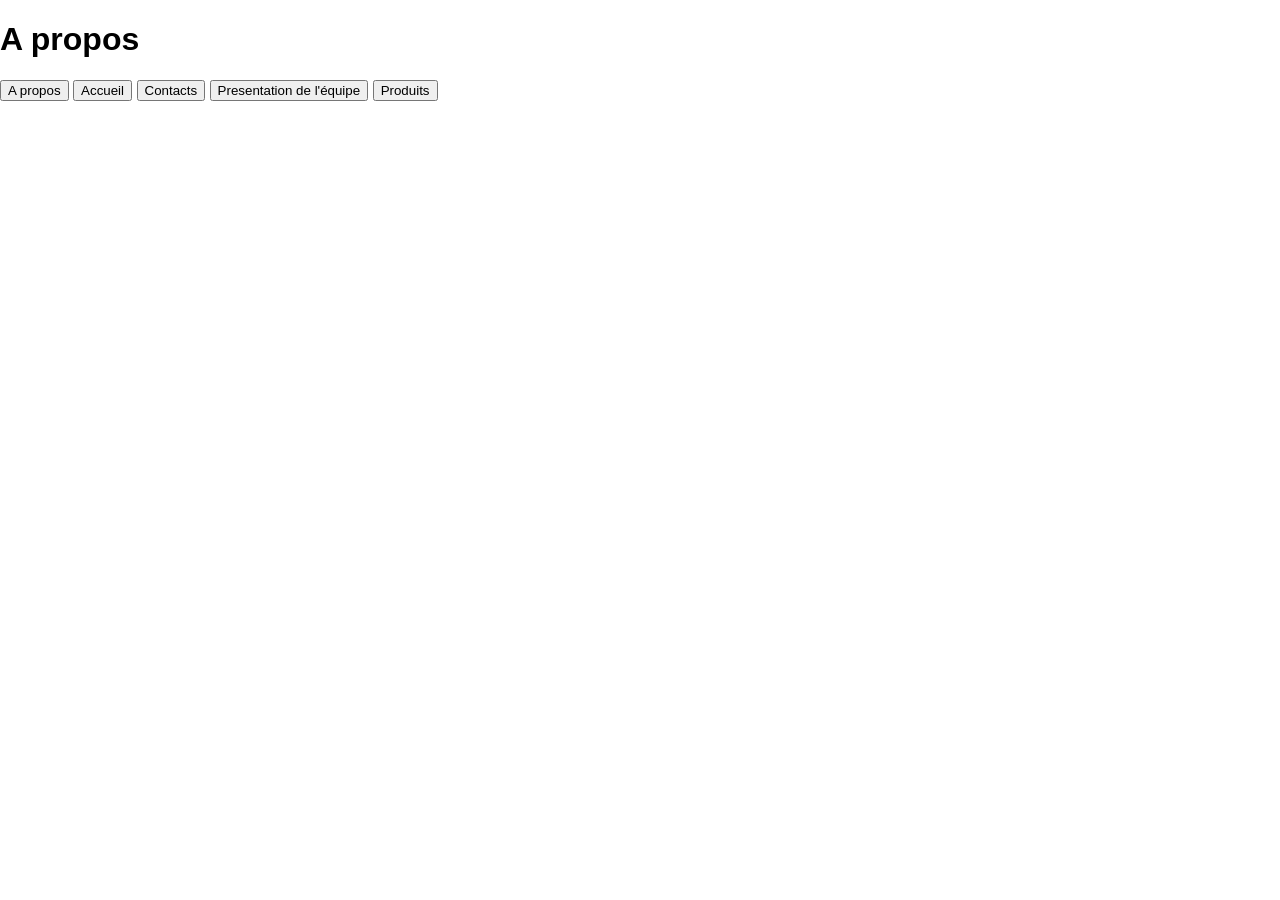
<file: a_propos.html>
<!DOCTYPE html>
<html lang="fr">
    <head>
        <meta charset="UTF-8">
        <meta name="viewport" content="width=device-width, initial-scale=1.0">
        <title>A propos</title>
        <link rel="stylesheet" href="style.css">
        <script src="global.js" defer></script>
        <script src="a_propos.js" defer></script>
    </head>
    <body>
        <h1>A propos</h1>
        <button id="a_propos">A propos</button>
        <button id="accueil">Accueil</button>
        <button id="contact">Contacts</button>
        <button id="presentation">Presentation de l'équipe</button>
        <button id="produit">Produits</button>
        
    </body>
</html>
</file>
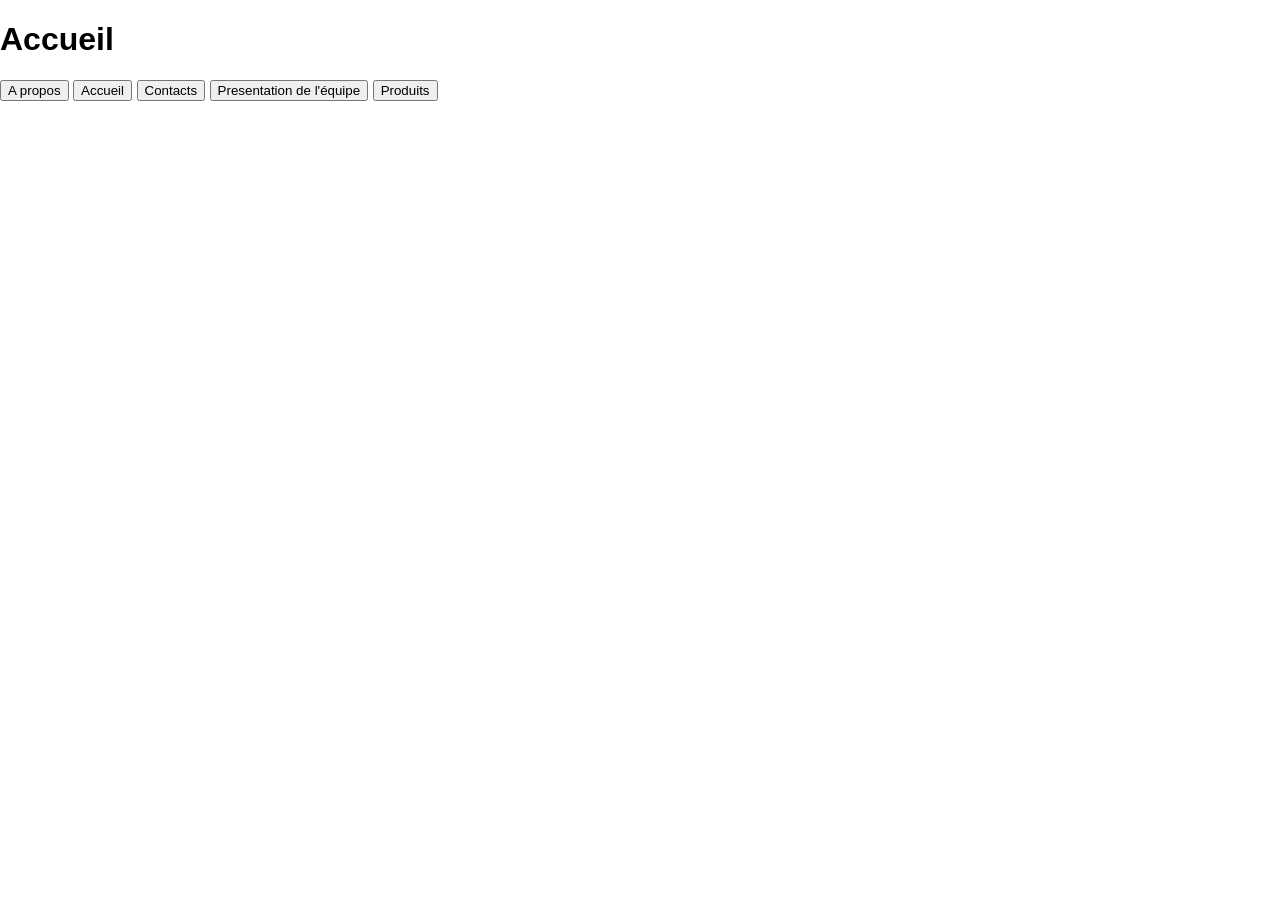
<file: accueil.html>
<!DOCTYPE html>
<html class="body" lang="fr">
    <head>
        <meta charset="UTF-8">
        <meta name="viewport" content="width=device-width, initial-scale=1.0">
        <title>Accueil</title>
        <link rel="stylesheet" href="style.css">
        <script src="global.js" defer></script>
        <script src="acceuil.js" defer></script>
    </head>
    <body>
        <h1>Accueil</h1>
        <button id="a_propos">A propos</button>
        <button id="accueil">Accueil</button>
        <button id="contact">Contacts</button>
        <button id="presentation">Presentation de l'équipe</button>
        <button id="produit">Produits</button>
    </body>
</html>
</file>
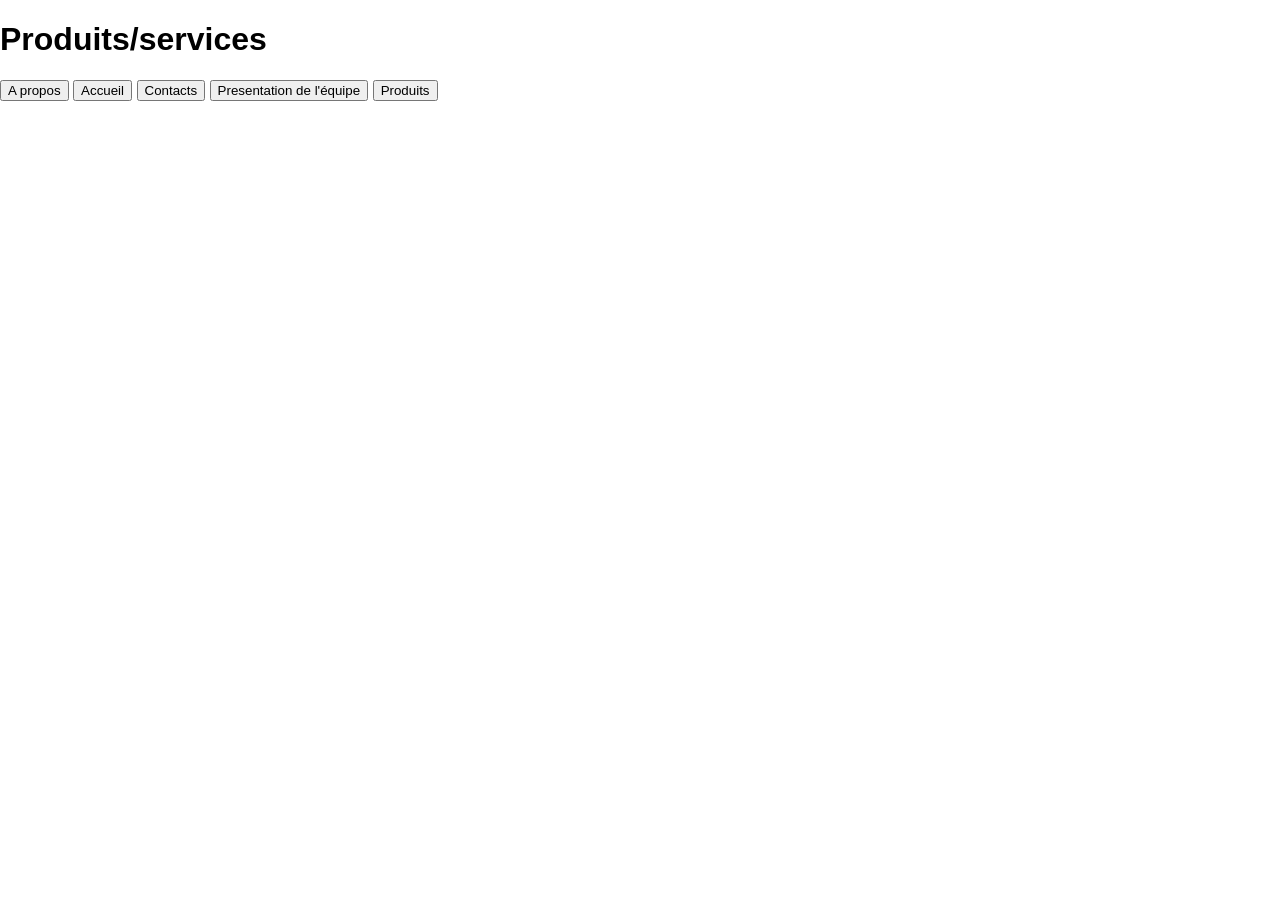
<file: produit.html>
<!DOCTYPE html>
<html lang="fr">
    <head>
        <meta charset="UTF-8">
        <meta name="viewport" content="width=device-width, initial-scale=1.0">
        <title>Produits</title>
        <link rel="stylesheet" href="style.css">
        <script src="global.js" defer></script>
        <script src="produit.js" defer></script>
    </head>
    <body>
        <h1>Produits/services</h1>
        <button id="a_propos">A propos</button>
        <button id="accueil">Accueil</button>
        <button id="contact">Contacts</button>
        <button id="presentation">Presentation de l'équipe</button>
        <button id="produit">Produits</button>
    </body>
</html>
</file>
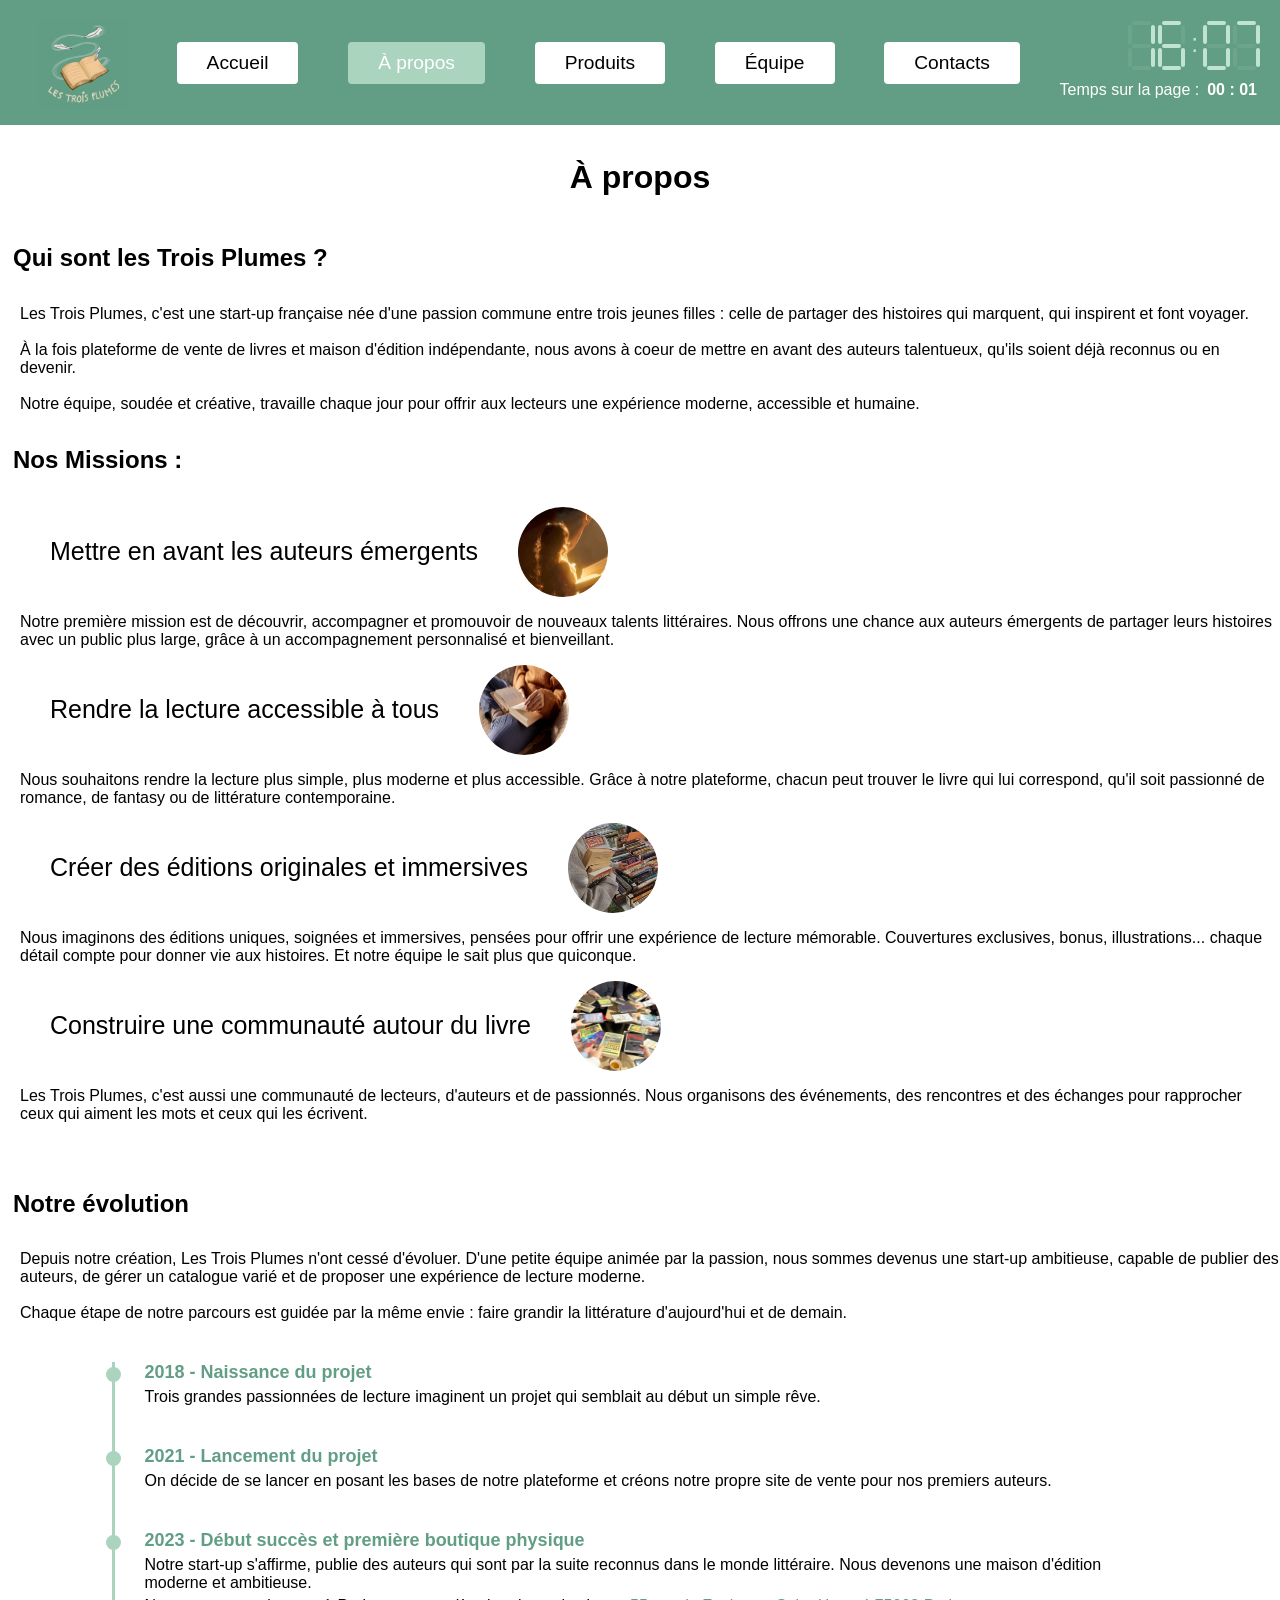
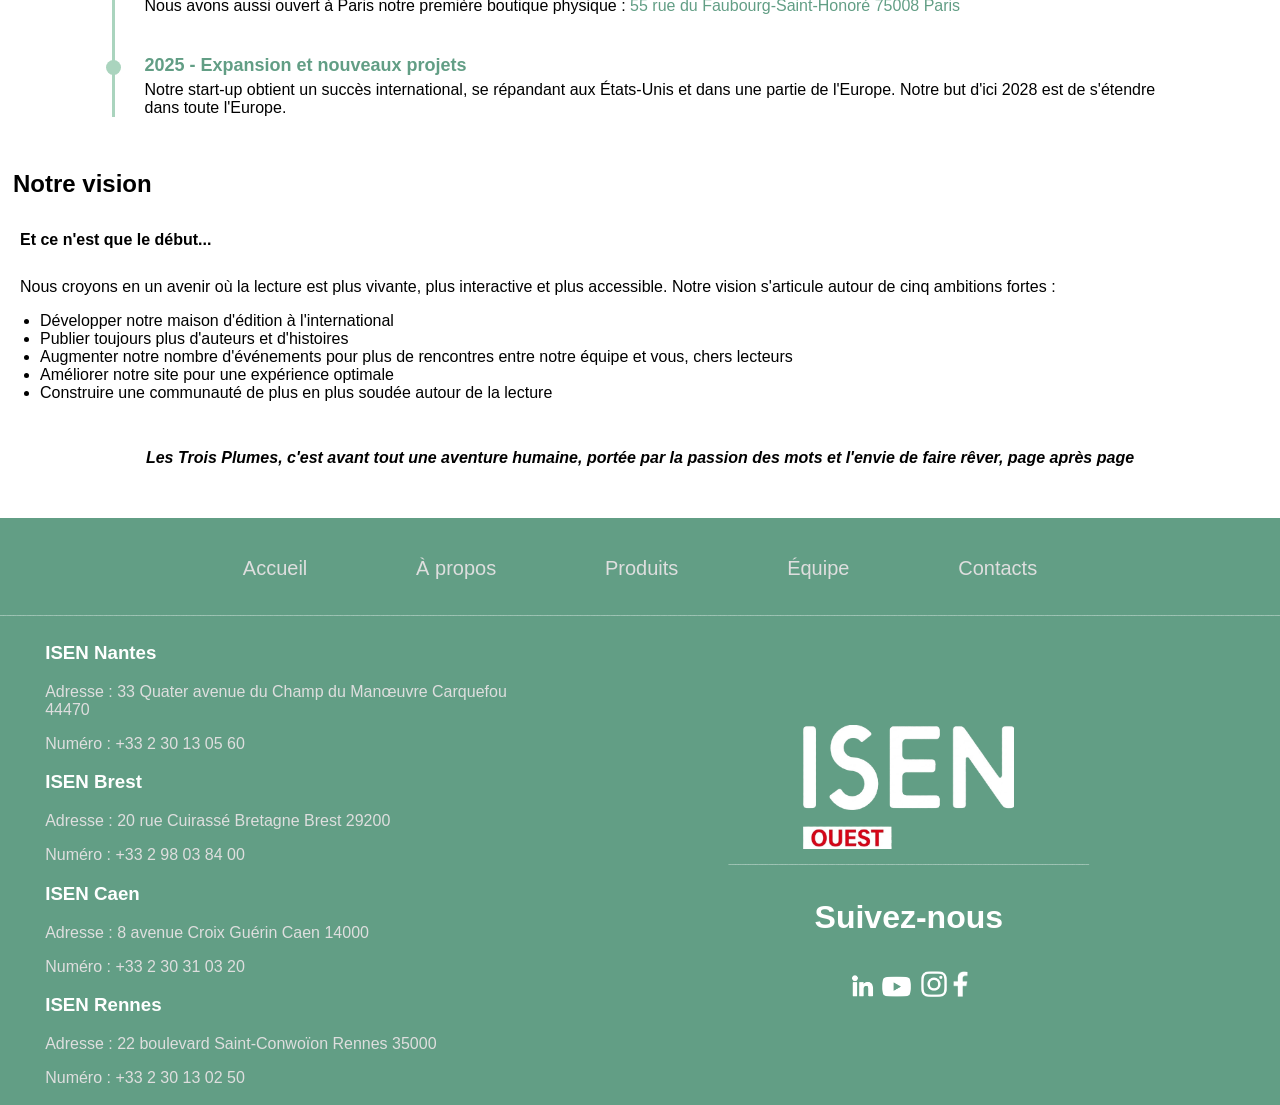
<file: a_propos/a_propos.html>
<!DOCTYPE html>
<html lang="fr">
    <head>
        <meta charset="UTF-8">
        <meta name="viewport" content="width=device-width, initial-scale=1.0">
        <title>À propos</title>
        <link id="icon" rel="icon" href="../img/logo1.png">
        <link rel="stylesheet" href="../style.css">
        <link rel="stylesheet" href="a_propos.css">
        <script src="../global.js" defer></script>
        <script src="a_propos.js" defer></script>
    </head>
    <body>
        <!-------------------------MENU---------------------------------------->
        <nav class="menu-nav">
            <img class="accueil prevention-copie" width="90" src="../img/logo1.png">
            <div class="site">
                <button class="accueil btn-accueil">Accueil</button>
                <button class="a_propos">À propos</button>
                <button class="produit">Produits</button>
                <button class="f-modale">Équipe</button>
                <button class="contact">Contacts</button>
            </div>

            <div class="horaire">
                <div class="heure">
                    <div class="clock">
                        <div id="hours-tens"></div>
                        <div id="hours-units"></div>
                        <div id="colon" class="colon">:</div>
                        <div id="minutes-tens"></div>
                        <div id="minutes-units"></div>
                    </div>
                </div>
                <div class="chrono">
                    <p>Temps sur la page : </p>
                    <p id="chrono">00 : 00</p>
                </div>
            </div>
            
        </nav>
        <div class="contenu-page">

            <h1>À propos</h1>

            <div>
                <h2>Qui sont les Trois Plumes ?</h2>
                <p class="texte">
                    Les Trois Plumes, c'est une start-up française née d'une passion commune entre trois jeunes filles : celle de partager des histoires qui marquent, qui inspirent et font voyager.
                    <br><br>
                    À la fois plateforme de vente de livres et maison d'édition indépendante, nous avons à coeur de mettre en avant des auteurs talentueux, qu'ils soient déjà reconnus ou en devenir.
                    <br><br>
                    Notre équipe, soudée et créative, travaille chaque jour pour offrir aux lecteurs une expérience moderne, accessible et humaine.
                </p>

            </div>
            
            <div>
                <h2>Nos Missions :</h2>
                <div class="mission mission-1">
                    <div class="mission-header">
                        <button class="bouton-modal bouge">Mettre en avant les auteurs émergents</button>
                        <img width="90" height="90" class="img-mission prevention-copie" src="img/auteur.jpeg"> 
                    </div>
                    
                    <div class="contenu-modal">
                        <div class="arriere-plan-modal bouge"></div>
                        <div class="modal">
                            <h3>Mettre en avant les auteurs émergents</h3>
                            <img width="90" class="image prevention-copie" src="img/auteur.jpeg">
                            <p>
                                Notre première mission est de découvrir, accompagner et promouvoir de nouveaux talents littéraires.
                                Nous offrons une chance aux auteurs émergents de partager leurs histoires avec un public plus large, grâce à un accompagnement personnalisé et bienveillant.
                            </p>
                        </div>
                    </div>
                    <p class="texte">Notre première mission est de découvrir, accompagner et promouvoir de nouveaux talents littéraires.
                        Nous offrons une chance aux auteurs émergents de partager leurs histoires avec un public plus large, grâce à un accompagnement personnalisé et bienveillant.
                    </p>
                </div>

                <div class="mission mission-2">
                    <div class="mission-header">
                        <button class="bouton-modal bouge">Rendre la lecture accessible à tous</button>
                        <img width="90" height="90" class="img-mission prevention-copie" src="img/lecture_accessible.jpg"> 
                    </div>
                    <div class="contenu-modal">
                        <div class="arriere-plan-modal bouge"></div>
                        <div class="modal">
                            <h3>Rendre la lecture accessible à tous</h3>
                            <img width="90" height="90" class="image prevention-copie" src="img/lecture_accessible.jpg">
                            <p>Nous souhaitons rendre la lecture plus simple, plus moderne et plus accessible.
                                Grâce à notre plateforme, chacun peut trouver le livre qui lui correspond, qu'il soit passionné de romance, de fantasy ou de littérature contemporaine.
                            </p>
                        </div>
                    </div>
                    <p class="texte">Nous souhaitons rendre la lecture plus simple, plus moderne et plus accessible.
                        Grâce à notre plateforme, chacun peut trouver le livre qui lui correspond, qu'il soit passionné de romance, de fantasy ou de littérature contemporaine.
                    </p>
                </div>
                
                <div class="mission mission-3">
                    <div class="mission-header">
                        <button class="bouton-modal bouge">Créer des éditions originales et immersives</button>
                        <img width="90" height="90" class="img-mission prevention-copie" src="img/show.jpeg"> 
                    </div>
                    <div class="contenu-modal">
                        <div class="arriere-plan-modal bouge"></div>
                        <div class="modal">
                            <h3>Créer des éditions originales et immersives</h3>
                            <img width="90" height="90" class="image prevention-copie" src="img/show.jpeg">
                            <p>Nous imaginons des éditions uniques, soignées et immersives, pensées pour offrir une expérience de lecture mémorable.
                                Couvertures exclusives, bonus, illustrations... chaque détail compte pour donner vie aux histoires. Et notre équipe le sait plus que quiconque.
                            </p>
                        </div>
                    </div>
                    <p class="texte">Nous imaginons des éditions uniques, soignées et immersives, pensées pour offrir une expérience de lecture mémorable.
                        Couvertures exclusives, bonus, illustrations... chaque détail compte pour donner vie aux histoires. Et notre équipe le sait plus que quiconque.
                    </p>
                </div>

                <div class="mission mission-4">
                    <div class="mission-header">
                        <button class="bouton-modal bouge">Construire une communauté autour du livre</button>
                        <img width="90" height="90" class="img-mission prevention-copie" src="img/communaute.jpeg"> 
                    </div>
                    <div class="contenu-modal">
                        <div class="arriere-plan-modal bouge"></div>
                        <div class="modal">
                            <h3>Construire une communauté autour du livre</h3>
                            <img width="90" height="95" class="image prevention-copie" src="img/communaute.jpeg">
                            <p>Les Trois Plumes, c'est aussi une communauté de lecteurs, d'auteurs et de passionnés.
                                Nous organisons des événements, des rencontres et des échanges pour rapprocher ceux qui aiment les mots et ceux qui les écrivent.
                            </p>
                        </div>
                    </div>
                    <p class="texte">Les Trois Plumes, c'est aussi une communauté de lecteurs, d'auteurs et de passionnés.
                        Nous organisons des événements, des rencontres et des échanges pour rapprocher ceux qui aiment les mots et ceux qui les écrivent.
                    </p>
                </div>
            </div>
            </br>
            <div>
                <h2>Notre évolution</h2>
                <p class="texte">
                    Depuis notre création, Les Trois Plumes n'ont cessé d'évoluer.
                    D'une petite équipe animée par la passion, nous sommes devenus une start-up ambitieuse, capable de publier des auteurs, de gérer un catalogue varié et de proposer une expérience de lecture moderne.
                    <br><br>
                    Chaque étape de notre parcours est guidée par la même envie : faire grandir la littérature d'aujourd'hui et de demain.
                </p>
                <!--Création d'une frise chronologique-->
                <div class="frise">
                    <div class="etape">
                        <div class="point"></div>
                        <h3>2018 - Naissance du projet</h3>
                        <p>Trois grandes passionnées de lecture imaginent un projet qui semblait au début un simple rêve.</p>
                    </div>
                    <div class="etape">
                        <div class="point"></div>
                        <h3>2021 - Lancement du projet</h3>
                        <p>On décide de se lancer en posant les bases de notre plateforme et créons notre propre site de vente pour nos premiers auteurs.</p>
                    </div>
                    <div class="etape">
                        <div class="point"></div>
                        <h3>2023 - Début succès et première boutique physique</h3>
                        <p>Notre start-up s'affirme, publie des auteurs qui sont par la suite reconnus dans le monde littéraire. Nous devenons une maison d'édition moderne et ambitieuse.</p>
                        <p>Nous avons aussi ouvert à Paris notre première boutique physique : <a target="_blank" id="adresse" href="https://www.google.com/maps/place/Palais+de+l'%C3%89lys%C3%A9e/@48.8704242,2.3159449,18z/data=!4m15!1m8!3m7!1s0x47e66fce96c3ea8b:0x2242689993e5dd69!2s55+Rue+du+Faubourg+Saint-Honor%C3%A9,+75008+Paris!3b1!8m2!3d48.8701231!4d2.3165784!16s%2Fg%2F11bw3z6s8r!3m5!1s0x47e66fce8ca6e347:0x2e38f4467a582f22!8m2!3d48.8703089!4d2.3166785!16zL20vMDF2ZmJ2?entry=ttu&g_ep=EgoyMDI2MDUwNi4wIKXMDSoASAFQAw%3D%3D">55 rue du Faubourg-Saint-Honoré 75008 Paris</a></p>
                    </div>
                    <div class="etape">
                        <div class="point"></div>
                        <h3>2025 - Expansion et nouveaux projets</h3>
                        <p>Notre start-up obtient un succès international, se répandant aux États-Unis et dans une partie de l'Europe. Notre but d'ici 2028 est de s'étendre dans toute l'Europe.</p>
                    </div>
                </div>
            </div>

            <div>
                <h2>Notre vision</h2>
                <h4 id="txt-vision">Et ce n'est que le début...</h4>
                <p class="texte">
                    Nous croyons en un avenir où la lecture est plus vivante, plus interactive et plus accessible.
                    Notre vision s'articule autour de cinq ambitions fortes :
                </p>
                <ul>
                    <li>Développer notre maison d'édition à l'international</li>
                    <li>Publier toujours plus d'auteurs et d'histoires</li>
                    <li>Augmenter notre nombre d'événements pour plus de rencontres entre notre équipe et vous, chers lecteurs</li>
                    <li>Améliorer notre site pour une expérience optimale</li>
                    <li>Construire une communauté de plus en plus soudée autour de la lecture</li>
                </ul>
                <!--Petits logos avec :
                Développer notre maison d’édition à l’international
                Publier toujours plus d’auteurs et d’histoires
                Créer des éditions originales et immersives
                Améliorer notre site pour une meilleure expérience
                Construire une communauté autour de la lecture-->
                
            </div> 
            <br> 
            <h4>Les Trois Plumes, c'est avant tout une aventure humaine, portée par la passion des mots et l'envie de faire rêver, page après page</h4>
        <br>
    </div>
    <!-------------------------FOOTER---------------------------------------->
        <footer class="pied-de-page">

            <nav class="footer-nav">
                <ul>
                    <li><button class="accueil btn">Accueil</button></li> 
                    <li><button class="a_propos btn">À propos</button></li>
                    <li><button class="produit btn">Produits</button></li>
                    <li><button class="btn f-modale">Équipe</button></li>
                    <li><button class="contact btn">Contacts</button></li>
                </ul>
            </nav>

            <div id="modal-tete" class="modal-arr-plan">
                <div class="modal-contenu">
                    <h3>Voulez-vous accéder à la présentation de l'équipe ?</h3>
                    <button id="btn-oui" class="presentation btn-ouinon">Oui</button>
                    <button id="btn-non" class="btn-ouinon">Non</button>
                </div>
            </div>

            <p class="trait">[base64]</p>
            
            <table class="tableau">
                <tr>
                    <td class="gauche">
                        <div class="adresse-numero">
                            <h3>ISEN Nantes</h3>
                            <p>Adresse : <a class="adresse" target="_blank" href="https://www.google.com/maps/place/ISEN+Ouest+-+Campus+de+Nantes/@47.2753169,-1.5081572,1011m/data=!3m1!1e3!4m6!3m5!1s0x4805efdb748453c7:0xf9cb0e917832eb00!8m2!3d47.2748664!4d-1.5050521!16s%2Fg%2F11c808d21t?entry=ttu&g_ep=EgoyMDI2MDQwMS4wIKXMDSoASAFQAw%3D%3D">33 Quater avenue du Champ du Manœuvre Carquefou 44470</a></p>
                            <p class="numero">Numéro : +33 2 30 13 05 60</p>

                            <h3>ISEN Brest</h3>
                            <p>Adresse : <a class="adresse" target="_blank" href="https://www.google.com/maps/place/ISEN+Ouest+-+Campus+de+Brest/@48.4070352,-4.4977353,501m/data=!3m1!1e3!4m14!1m7!3m6!1s0x4816bbf230f791a7:0xc5ac9be0d1314c13!2sISEN+Ouest+-+Campus+de+Brest!8m2!3d48.4070554!4d-4.495554!16s%2Fg%2F1wk6z51y!3m5!1s0x4816bbf230f791a7:0xc5ac9be0d1314c13!8m2!3d48.4070554!4d-4.495554!16s%2Fg%2F1wk6z51y?entry=ttu&g_ep=EgoyMDI2MDQwMS4wIKXMDSoASAFQAw%3D%3D">20 rue Cuirassé Bretagne Brest 29200</a></p>
                            <p class="numero">Numéro : +33 2 98 03 84 00</p>

                            <h3>ISEN Caen</h3>
                            <p>Adresse : <a class="adresse" target="_blank" href="https://www.google.com/maps/place/8+Av.+Croix+Gu%C3%A9rin,+14000+Caen/@49.1894191,-0.357811,629m/data=!3m1!1e3!4m6!3m5!1s0x480a42a4580dfe0d:0xf30aa984549cfa0!8m2!3d49.1892504!4d-0.3553326!16s%2Fg%2F11crs6ngyc?entry=ttu&g_ep=EgoyMDI2MDQwMS4wIKXMDSoASAFQAw%3D%3D">8 avenue Croix Guérin Caen 14000</a></p>
                            <p class="numero">Numéro : +33 2 30 31 03 20</p>
                            
                            <h3>ISEN Rennes</h3>
                            <p>Adresse : <a class="adresse" target="_blank" href="https://www.google.com/maps/place/ISEN+Rennes/@48.1038979,-1.691041,504m/data=!3m1!1e3!4m6!3m5!1s0x480edec377e31977:0xd0e42980edd9ebd3!8m2!3d48.1035791!4d-1.6888523!16s%2Fg%2F11dyyn059q?entry=ttu&g_ep=EgoyMDI2MDQwMS4wIKXMDSoASAFQAw%3D%3D">22 boulevard Saint-Conwoïon Rennes 35000</a></p>
                            <p class="numero">Numéro : +33 2 30 13 02 50</p>
                        </div>
                    </td>

                    <td class="droite">
                        <a href="https://isen-ouest.fr/" target="_blank"><img src="../img/isen.png" class="prevention-copie" width="30%"></a>
                        <p class="trait">____________________________________________________________________________________________________________</p>
                        <h1>Suivez-nous</h1>
                        <a href="https://fr.linkedin.com/company/isen-yncrea-ouest" target="_blank"><img src="../img/linkedin.png" class="prevention-copie" width="25px"></a>
                        <a href="https://www.youtube.com/ISENOuest" target="_blank"><img src="../img/youtube.png" class="prevention-copie" width="35px"></a>
                        <a href="https://www.instagram.com/isennantes/" target="_blank"><img src="../img/instagram.png" class="prevention-copie" width="30px"></a>
                        <a href="https://www.facebook.com/ISEN.Ouest/" target="_blank"><img src="../img/facebook.png" class="prevention-copie" width="15px"></a>
                    </td>
                </tr>
            </table>

            <div id="modal-numero" class="modal-arr-plan">
                <div class="modal-contenu">
                    <h3>Validation de l'appel</h3>
                    <p id="texteAppel"></p>
                    <input type="text" id="validation" placeholder="+33 X XX XX XX XX">
                    <br>
                    <button id="btn-valider">Valider</button>
                    <button id="btn-annuler">Annuler</button>
                </div>
            </div>

        </footer>
    </body>
</html>
</file>
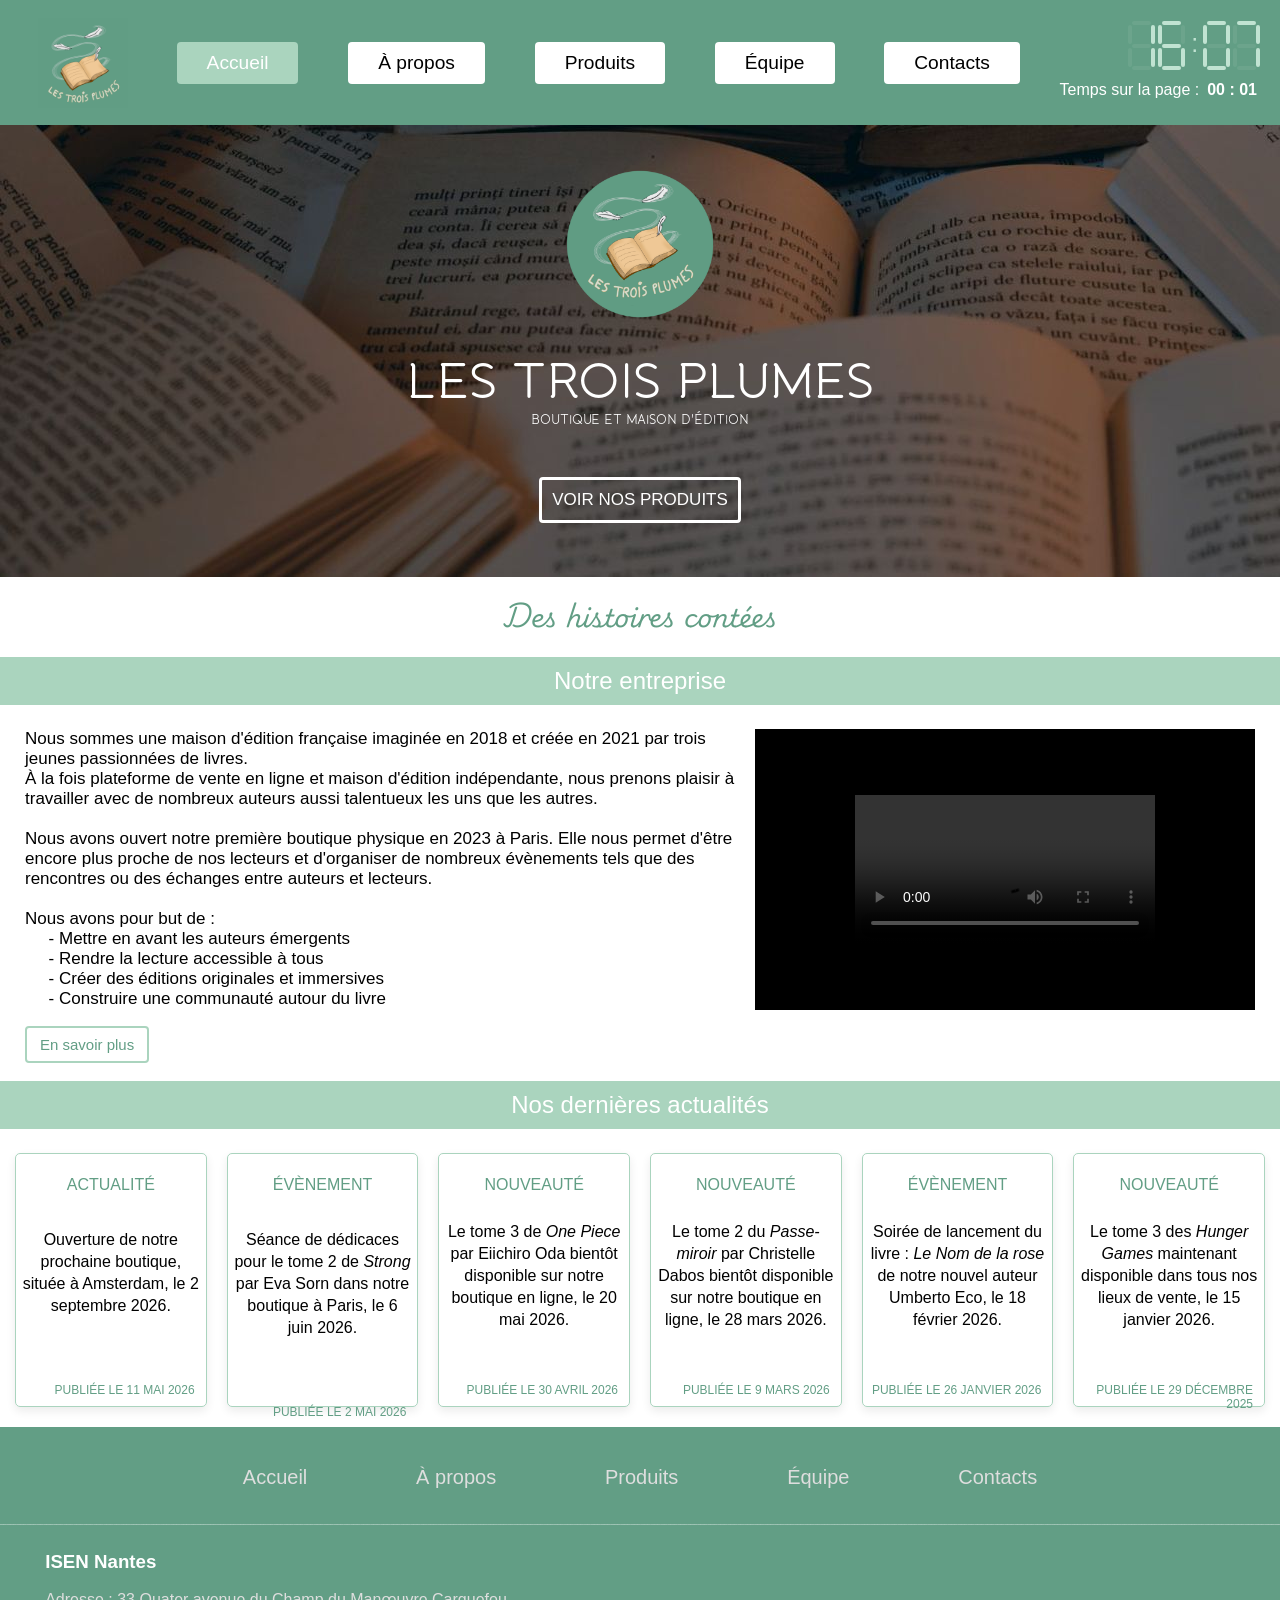
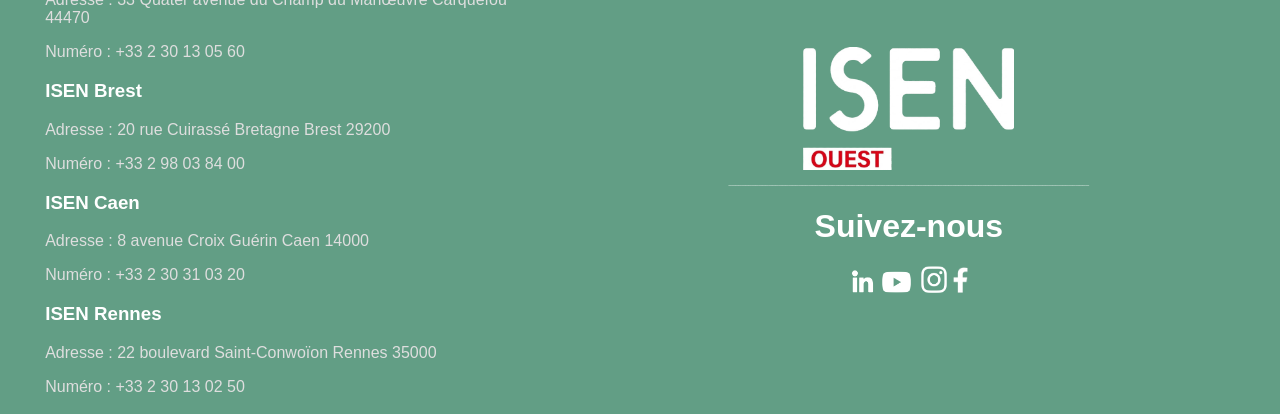
<file: accueil/accueil.html>
<!DOCTYPE html>
<html lang="fr">
    <head>
        <meta charset="UTF-8">
        <meta name="viewport" content="width=device-width, initial-scale=1.0">
        <title>Accueil</title>
        <link rel="icon" type="image/png" id="icon" href="../img/logo1.png">
        <link rel="stylesheet" href="../style.css">
        <link rel="stylesheet" href="accueil.css">
        <script src="../global.js" defer></script>
        <script src="accueil.js" defer></script>
    </head>

    <body>
        <!-------------------------MENU---------------------------------------->
        <nav class="menu-nav">
            <img class="accueil prevention-copie" width="90" src="../img/logo1.png">
            <div class="site">
                <button class="accueil btn-accueil">Accueil</button>
                <button class="a_propos">À propos</button>
                <button class="produit">Produits</button>
                <button class="f-modale">Équipe</button>
                <button class="contact">Contacts</button>
            </div>

            <div class="horaire">
                <div class="heure">
                    <div class="clock">
                        <div id="hours-tens"></div>
                        <div id="hours-units"></div>
                        <div id="colon" class="colon">:</div>
                        <div id="minutes-tens"></div>
                        <div id="minutes-units"></div>
                    </div>
                </div>
                <div class="chrono">
                    <p>Temps sur la page : </p>
                    <p id="chrono">00 : 00</p>
                </div>
            </div>
            
        </nav>
        <!----------------------------------------------------------------->

        <div class="contenu-page">

            <div id="banniere">
                <img id="img-bann" class="prevention-copie" width="150px" src="img/logo5.png">
                <p id="txt-bann" >LES TROIS PLUMES</p>
                <p id="txt2-bann">BOUTIQUE ET MAISON D'ÉDITION</p>
                <button id="btn-bann" class="produit">VOIR NOS PRODUITS</button>
            </div>

            <div id="div-slogan">
                <div class="spacer left-spacer"></div>
                <div id="slogan"></div>
                <div class="spacer right-spacer"></div> </div>
            </div>

            <p id="titre-presentation">Notre entreprise</p>
            <div id="div-presentation">
                <div id="txt-presentation">
                    <p>Nous sommes une maison d'édition française imaginée en 2018 et créée en 2021 par trois jeunes passionnées de livres.<br>
                       À la fois plateforme de vente en ligne et maison d'édition indépendante, nous prenons plaisir à travailler avec de nombreux auteurs aussi talentueux les uns que les autres. <br>
                       <br>Nous avons ouvert notre première boutique physique en 2023 à Paris. Elle nous permet d'être encore plus proche de nos lecteurs et d'organiser de nombreux évènements tels que des rencontres ou des échanges entre auteurs et lecteurs. <br>
                       <br>Nous avons pour but de : <br>
                            &nbsp;&nbsp;&nbsp;&nbsp;&nbsp;- Mettre en avant les auteurs émergents <br>
                            &nbsp;&nbsp;&nbsp;&nbsp;&nbsp;- Rendre la lecture  accessible à tous<br>
                            &nbsp;&nbsp;&nbsp;&nbsp;&nbsp;- Créer des éditions originales et immersives<br>
                            &nbsp;&nbsp;&nbsp;&nbsp;&nbsp;- Construire une communauté autour du livre<br>
                    </p>
                    <button class="a_propos">En savoir plus</button>
                </div>
                <div id="video-presentation">
                    <iframe src="img/presentation-startup_.mp4" width="500" height="281" frameborder="0"></iframe>
                </div>
            </div>

            <br>
            <p id="titre-actualites">Nos dernières actualités</p>
            <div id="actualites">
                <div class="actu">
                    <p class="nom-actualite">ACTUALITÉ</p>
                    <p class="description d1">Ouverture de notre prochaine boutique, située à Amsterdam, le 2 septembre 2026.</p>  
                    <p class="publiee p1">PUBLIÉE LE 11 MAI 2026</p>
                </div>
                <div class="actu">
                    <p class="nom-actualite">ÉVÈNEMENT</p>
                    <p class="description d1">Séance de dédicaces pour le tome 2 de <em>Strong</em> par Eva Sorn dans notre boutique à Paris, le 6 juin 2026.</p>                    
                    <p class="publiee p1">PUBLIÉE LE 2 MAI 2026</p>
                </div>
                <div class="actu">
                    <p class="nom-actualite">NOUVEAUTÉ</p>
                    <p class="description d2">Le tome 3 de <em>One Piece</em> par Eiichiro Oda bientôt disponible sur notre boutique en ligne, le 20 mai 2026.</p>
                    <p class="publiee p2">PUBLIÉE LE 30 AVRIL 2026</p>
                </div>
                <div class="actu">
                    <p class="nom-actualite">NOUVEAUTÉ</p>
                    <p class="description d2">Le tome 2 du <em>Passe-miroir</em> par Christelle Dabos bientôt disponible sur notre boutique en ligne, le 28 mars 2026.</p>
                    <p class="publiee p2">PUBLIÉE LE 9 MARS 2026</p>
                </div>
                <div class="actu">
                    <p class="nom-actualite">ÉVÈNEMENT</p>
                    <p class="description d2">Soirée de lancement du livre : <em>Le Nom de la rose</em> de notre nouvel auteur Umberto Eco, le 18 février 2026.</p>
                    <p class="publiee p2">PUBLIÉE LE 26 JANVIER 2026</p>
                </div>
                <div class="actu">
                    <p class="nom-actualite">NOUVEAUTÉ</p>
                    <p class="description d2">Le tome 3 des <em>Hunger Games</em> maintenant disponible dans tous nos lieux de vente, le 15 janvier 2026.</p>
                    <p class="publiee p2">PUBLIÉE LE 29 DÉCEMBRE 2025</p>
                </div>
            </div>
        </div>

        <!-------------------------FOOTER---------------------------------------->
        <footer class="pied-de-page">

            <nav class="footer-nav">
                <ul>
                    <li><button class="accueil btn">Accueil</button></li> 
                    <li><button class="a_propos btn">À propos</button></li>
                    <li><button class="produit btn">Produits</button></li>
                    <li><button class="btn f-modale">Équipe</button></li>
                    <li><button class="contact btn">Contacts</button></li>
                </ul>
            </nav>

            <div id="modal-tete" class="modal-arr-plan">
                <div class="modal-contenu">
                    <h3>Voulez-vous accéder à la présentation de l'équipe ?</h3>
                    <button id="btn-oui" class="presentation btn-ouinon">Oui</button>
                    <button id="btn-non" class="btn-ouinon">Non</button>
                </div>
            </div>

            <p class="trait">[base64]</p>
            
            <table class="tableau">
                <tr>
                    <td class="gauche">
                        <div class="adresse-numero">
                            <h3>ISEN Nantes</h3>
                            <p>Adresse : <a class="adresse" target="_blank" href="https://www.google.com/maps/place/ISEN+Ouest+-+Campus+de+Nantes/@47.2753169,-1.5081572,1011m/data=!3m1!1e3!4m6!3m5!1s0x4805efdb748453c7:0xf9cb0e917832eb00!8m2!3d47.2748664!4d-1.5050521!16s%2Fg%2F11c808d21t?entry=ttu&g_ep=EgoyMDI2MDQwMS4wIKXMDSoASAFQAw%3D%3D">33 Quater avenue du Champ du Manœuvre Carquefou 44470</a></p>
                            <p class="numero">Numéro : +33 2 30 13 05 60</p>

                            <h3>ISEN Brest</h3>
                            <p>Adresse : <a class="adresse" target="_blank" href="https://www.google.com/maps/place/ISEN+Ouest+-+Campus+de+Brest/@48.4070352,-4.4977353,501m/data=!3m1!1e3!4m14!1m7!3m6!1s0x4816bbf230f791a7:0xc5ac9be0d1314c13!2sISEN+Ouest+-+Campus+de+Brest!8m2!3d48.4070554!4d-4.495554!16s%2Fg%2F1wk6z51y!3m5!1s0x4816bbf230f791a7:0xc5ac9be0d1314c13!8m2!3d48.4070554!4d-4.495554!16s%2Fg%2F1wk6z51y?entry=ttu&g_ep=EgoyMDI2MDQwMS4wIKXMDSoASAFQAw%3D%3D">20 rue Cuirassé Bretagne Brest 29200</a></p>
                            <p class="numero">Numéro : +33 2 98 03 84 00</p>

                            <h3>ISEN Caen</h3>
                            <p>Adresse : <a class="adresse" target="_blank" href="https://www.google.com/maps/place/8+Av.+Croix+Gu%C3%A9rin,+14000+Caen/@49.1894191,-0.357811,629m/data=!3m1!1e3!4m6!3m5!1s0x480a42a4580dfe0d:0xf30aa984549cfa0!8m2!3d49.1892504!4d-0.3553326!16s%2Fg%2F11crs6ngyc?entry=ttu&g_ep=EgoyMDI2MDQwMS4wIKXMDSoASAFQAw%3D%3D">8 avenue Croix Guérin Caen 14000</a></p>
                            <p class="numero">Numéro : +33 2 30 31 03 20</p>
                            
                            <h3>ISEN Rennes</h3>
                            <p>Adresse : <a class="adresse" target="_blank" href="https://www.google.com/maps/place/ISEN+Rennes/@48.1038979,-1.691041,504m/data=!3m1!1e3!4m6!3m5!1s0x480edec377e31977:0xd0e42980edd9ebd3!8m2!3d48.1035791!4d-1.6888523!16s%2Fg%2F11dyyn059q?entry=ttu&g_ep=EgoyMDI2MDQwMS4wIKXMDSoASAFQAw%3D%3D">22 boulevard Saint-Conwoïon Rennes 35000</a></p>
                            <p class="numero">Numéro : +33 2 30 13 02 50</p>
                        </div>
                    </td>

                    <td class="droite">
                        <a href="https://isen-ouest.fr/" target="_blank"><img src="../img/isen.png" width="30%"></a>
                        <p class="trait">____________________________________________________________________________________________________________</p>
                        <h1>Suivez-nous</h1>
                        <a href="https://fr.linkedin.com/company/isen-yncrea-ouest" target="_blank"><img src="../img/linkedin.png" class="prevention-copie" width="25px"></a>
                        <a href="https://www.youtube.com/ISENOuest" target="_blank"><img src="../img/youtube.png" class="prevention-copie" width="35px"></a>
                        <a href="https://www.instagram.com/isennantes/" target="_blank"><img src="../img/instagram.png" class="prevention-copie" width="30px"></a>
                        <a href="https://www.facebook.com/ISEN.Ouest/" target="_blank"><img src="../img/facebook.png" class="prevention-copie" width="15px"></a>
                    </td>
                </tr>
            </table>

            <div id="modal-numero" class="modal-arr-plan">
                <div class="modal-contenu">
                    <h3>Validation de l'appel</h3>
                    <p id="texteAppel"></p>
                    <input type="text" id="validation" placeholder="+33 X XX XX XX XX">
                    <br>
                    <button id="btn-valider">Valider</button>
                    <button id="btn-annuler">Annuler</button>
                </div>
            </div>

        </footer>
        <!------------------------------------------------------------------->
    </body>
</html>
</file>
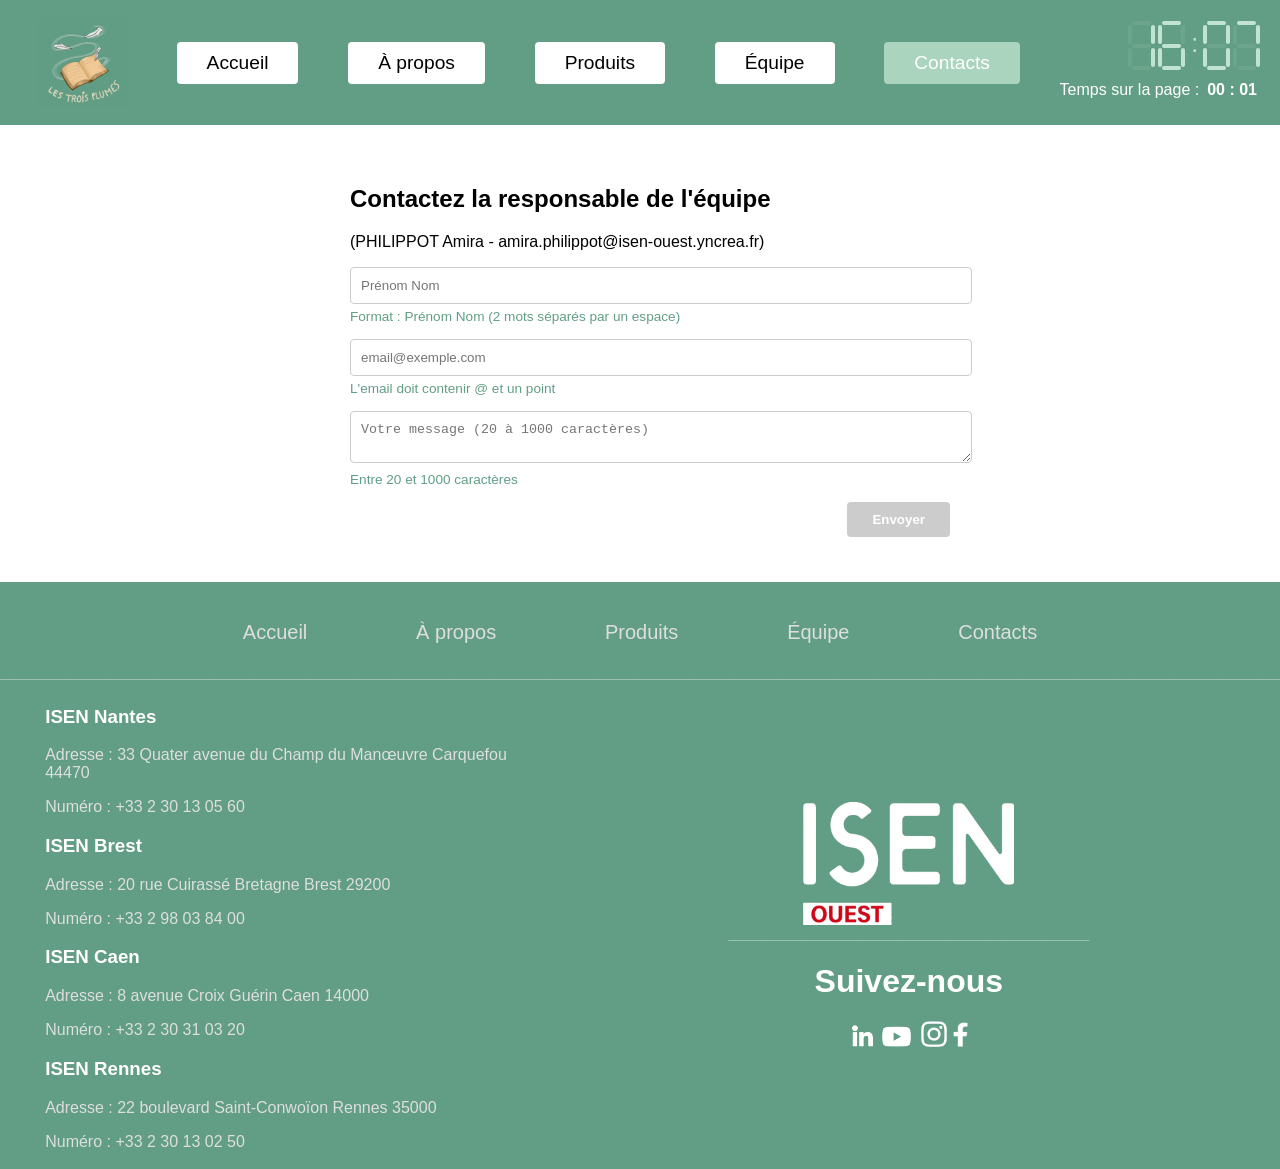
<file: contact/contact.html>
<!DOCTYPE html>
<html lang="fr">
    <head>
        <meta charset="UTF-8">
        <meta name="viewport" content="width=device-width, initial-scale=1.0">
        <title>Infos et contacts</title>
        <link rel="icon" type="image/png" id="icon" href="../img/logo1.png">
        <link rel="stylesheet" href="../style.css">
        <link rel="stylesheet" href="contact.css">
        <script src="../global.js" defer></script>
        <script src="contact.js" defer></script>
    </head>
    
    <body>
        <!-------------------------MENU---------------------------------------->
        <nav class="menu-nav">
            <img class="accueil prevention-copie" width="90" src="../img/logo1.png">
            <div class="site">
                <button class="accueil btn-accueil">Accueil</button>
                <button class="a_propos">À propos</button>
                <button class="produit">Produits</button>
                <button class="f-modale">Équipe</button>
                <button class="contact">Contacts</button>
            </div>

            <div class="horaire">
                <div class="heure">
                    <div class="clock">
                        <div id="hours-tens"></div>
                        <div id="hours-units"></div>
                        <div id="colon" class="colon">:</div>
                        <div id="minutes-tens"></div>
                        <div id="minutes-units"></div>
                    </div>
                </div>
                <div class="chrono">
                    <p>Temps sur la page : </p>
                    <p id="chrono">00 : 00</p>
                </div>
            </div>
            
        </nav>
        <!----------------------------------------------------------------->

        <div class="contenu-page">
            <div class="div-formulaire">
                <h2>Contactez la responsable de l'équipe</h2>
                <p>(PHILIPPOT Amira - amira.philippot@isen-ouest.yncrea.fr)</p>
                
                <form id="formulaire" novalidate>
                    <div class="saisie">
                        <input type="text" id="nom" placeholder="Prénom Nom" required>
                        <p class="message-erreur" id="err-nom">Format : Prénom Nom (2 mots séparés par un espace)</p>
                    </div>
                    
                    <div class="saisie">
                        <input type="email" id="email" placeholder="email@exemple.com" required>
                        <p class="message-erreur" id="err-email">L'email doit contenir @ et un point</p>
                    </div>
                    
                    <div class="saisie">
                        <textarea id="message" placeholder="Votre message (20 à 1000 caractères)" required></textarea>
                        <p class="message-erreur" id="err-message">Entre 20 et 1000 caractères</p>
                    </div>
                    
                    <button type="submit" id="btn-envoyer" disabled>Envoyer</button>
                </form>
            </div>
        </div>

        <!-----------------------------------FENÊTRE MODALE----------------------------------->
        <div id="modal-jeu" class="modal-arr-plan">
            <div class="modal-contenu modale">
                <h3>Défi : Battez l'ordinateur pour envoyer votre message !</h3>
                <div class="choix-jeu">
                    <button type="button" class="btn-ouinon" id="pierre">🪨 Pierre</button>
                    <button type="button" class="btn-ouinon" id="feuille">📄 Feuille</button>
                    <button type="button" class="btn-ouinon" id="ciseaux">✂️ Ciseaux</button>
                </div>
                <p id="resultat-combat"></p>
                <p id="messages"></p>
            </div>
        </div>
        <!------------------------------------------------------------------------------------>

        <!-------------------------FOOTER---------------------------------------->
        <footer class="pied-de-page">

            <nav class="footer-nav">
                <ul>
                    <li><button class="accueil btn">Accueil</button></li> 
                    <li><button class="a_propos btn">À propos</button></li>
                    <li><button class="produit btn">Produits</button></li>
                    <li><button class="btn f-modale">Équipe</button></li>
                    <li><button class="contact btn">Contacts</button></li>
                </ul>
            </nav>

            <div id="modal-tete" class="modal-arr-plan">
                <div class="modal-contenu">
                    <h3>Voulez-vous accéder à la présentation de l'équipe ?</h3>
                    <button id="btn-oui" class="presentation btn-ouinon">Oui</button>
                    <button id="btn-non" class="btn-ouinon">Non</button>
                </div>
            </div>

            <p class="trait">[base64]</p>
            
            <table class="tableau">
                <tr>
                    <td class="gauche">
                        <div class="adresse-numero">
                            <h3>ISEN Nantes</h3>
                            <p>Adresse : <a class="adresse" target="_blank" href="https://www.google.com/maps/place/ISEN+Ouest+-+Campus+de+Nantes/@47.2753169,-1.5081572,1011m/data=!3m1!1e3!4m6!3m5!1s0x4805efdb748453c7:0xf9cb0e917832eb00!8m2!3d47.2748664!4d-1.5050521!16s%2Fg%2F11c808d21t?entry=ttu&g_ep=EgoyMDI2MDQwMS4wIKXMDSoASAFQAw%3D%3D">33 Quater avenue du Champ du Manœuvre Carquefou 44470</a></p>
                            <p class="numero">Numéro : +33 2 30 13 05 60</p>

                            <h3>ISEN Brest</h3>
                            <p>Adresse : <a class="adresse" target="_blank" href="https://www.google.com/maps/place/ISEN+Ouest+-+Campus+de+Brest/@48.4070352,-4.4977353,501m/data=!3m1!1e3!4m14!1m7!3m6!1s0x4816bbf230f791a7:0xc5ac9be0d1314c13!2sISEN+Ouest+-+Campus+de+Brest!8m2!3d48.4070554!4d-4.495554!16s%2Fg%2F1wk6z51y!3m5!1s0x4816bbf230f791a7:0xc5ac9be0d1314c13!8m2!3d48.4070554!4d-4.495554!16s%2Fg%2F1wk6z51y?entry=ttu&g_ep=EgoyMDI2MDQwMS4wIKXMDSoASAFQAw%3D%3D">20 rue Cuirassé Bretagne Brest 29200</a></p>
                            <p class="numero">Numéro : +33 2 98 03 84 00</p>

                            <h3>ISEN Caen</h3>
                            <p>Adresse : <a class="adresse" target="_blank" href="https://www.google.com/maps/place/8+Av.+Croix+Gu%C3%A9rin,+14000+Caen/@49.1894191,-0.357811,629m/data=!3m1!1e3!4m6!3m5!1s0x480a42a4580dfe0d:0xf30aa984549cfa0!8m2!3d49.1892504!4d-0.3553326!16s%2Fg%2F11crs6ngyc?entry=ttu&g_ep=EgoyMDI2MDQwMS4wIKXMDSoASAFQAw%3D%3D">8 avenue Croix Guérin Caen 14000</a></p>
                            <p class="numero">Numéro : +33 2 30 31 03 20</p>
                            
                            <h3>ISEN Rennes</h3>
                            <p>Adresse : <a class="adresse" target="_blank" href="https://www.google.com/maps/place/ISEN+Rennes/@48.1038979,-1.691041,504m/data=!3m1!1e3!4m6!3m5!1s0x480edec377e31977:0xd0e42980edd9ebd3!8m2!3d48.1035791!4d-1.6888523!16s%2Fg%2F11dyyn059q?entry=ttu&g_ep=EgoyMDI2MDQwMS4wIKXMDSoASAFQAw%3D%3D">22 boulevard Saint-Conwoïon Rennes 35000</a></p>
                            <p class="numero">Numéro : +33 2 30 13 02 50</p>
                        </div>
                    </td>

                    <td class="droite">
                        <a href="https://isen-ouest.fr/" target="_blank"><img src="../img/isen.png" class="prevention-copie" width="30%"></a>
                        <p class="trait">____________________________________________________________________________________________________________</p>
                        <h1>Suivez-nous</h1>
                        <a href="https://fr.linkedin.com/company/isen-yncrea-ouest" target="_blank"><img src="../img/linkedin.png" class="prevention-copie" width="25px"></a>
                        <a href="https://www.youtube.com/ISENOuest" target="_blank"><img src="../img/youtube.png" class="prevention-copie" width="35px"></a>
                        <a href="https://www.instagram.com/isennantes/" target="_blank"><img src="../img/instagram.png" class="prevention-copie" width="30px"></a>
                        <a href="https://www.facebook.com/ISEN.Ouest/" target="_blank"><img src="../img/facebook.png" class="prevention-copie" width="15px"></a>
                    </td>
                </tr>
            </table>

            <div id="modal-numero" class="modal-arr-plan">
                <div class="modal-contenu" >
                    <h3>Validation de l'appel</h3>
                    <p id="texteAppel"></p>
                    <input type="text" id="validation" placeholder="+33 X XX XX XX XX">
                    <br>
                    <button id="btn-valider">Valider</button>
                    <button id="btn-annuler">Annuler</button>
                </div>
            </div>

        </footer>
        <!------------------------------------------------------------------->
    </body>
</html>
</file>
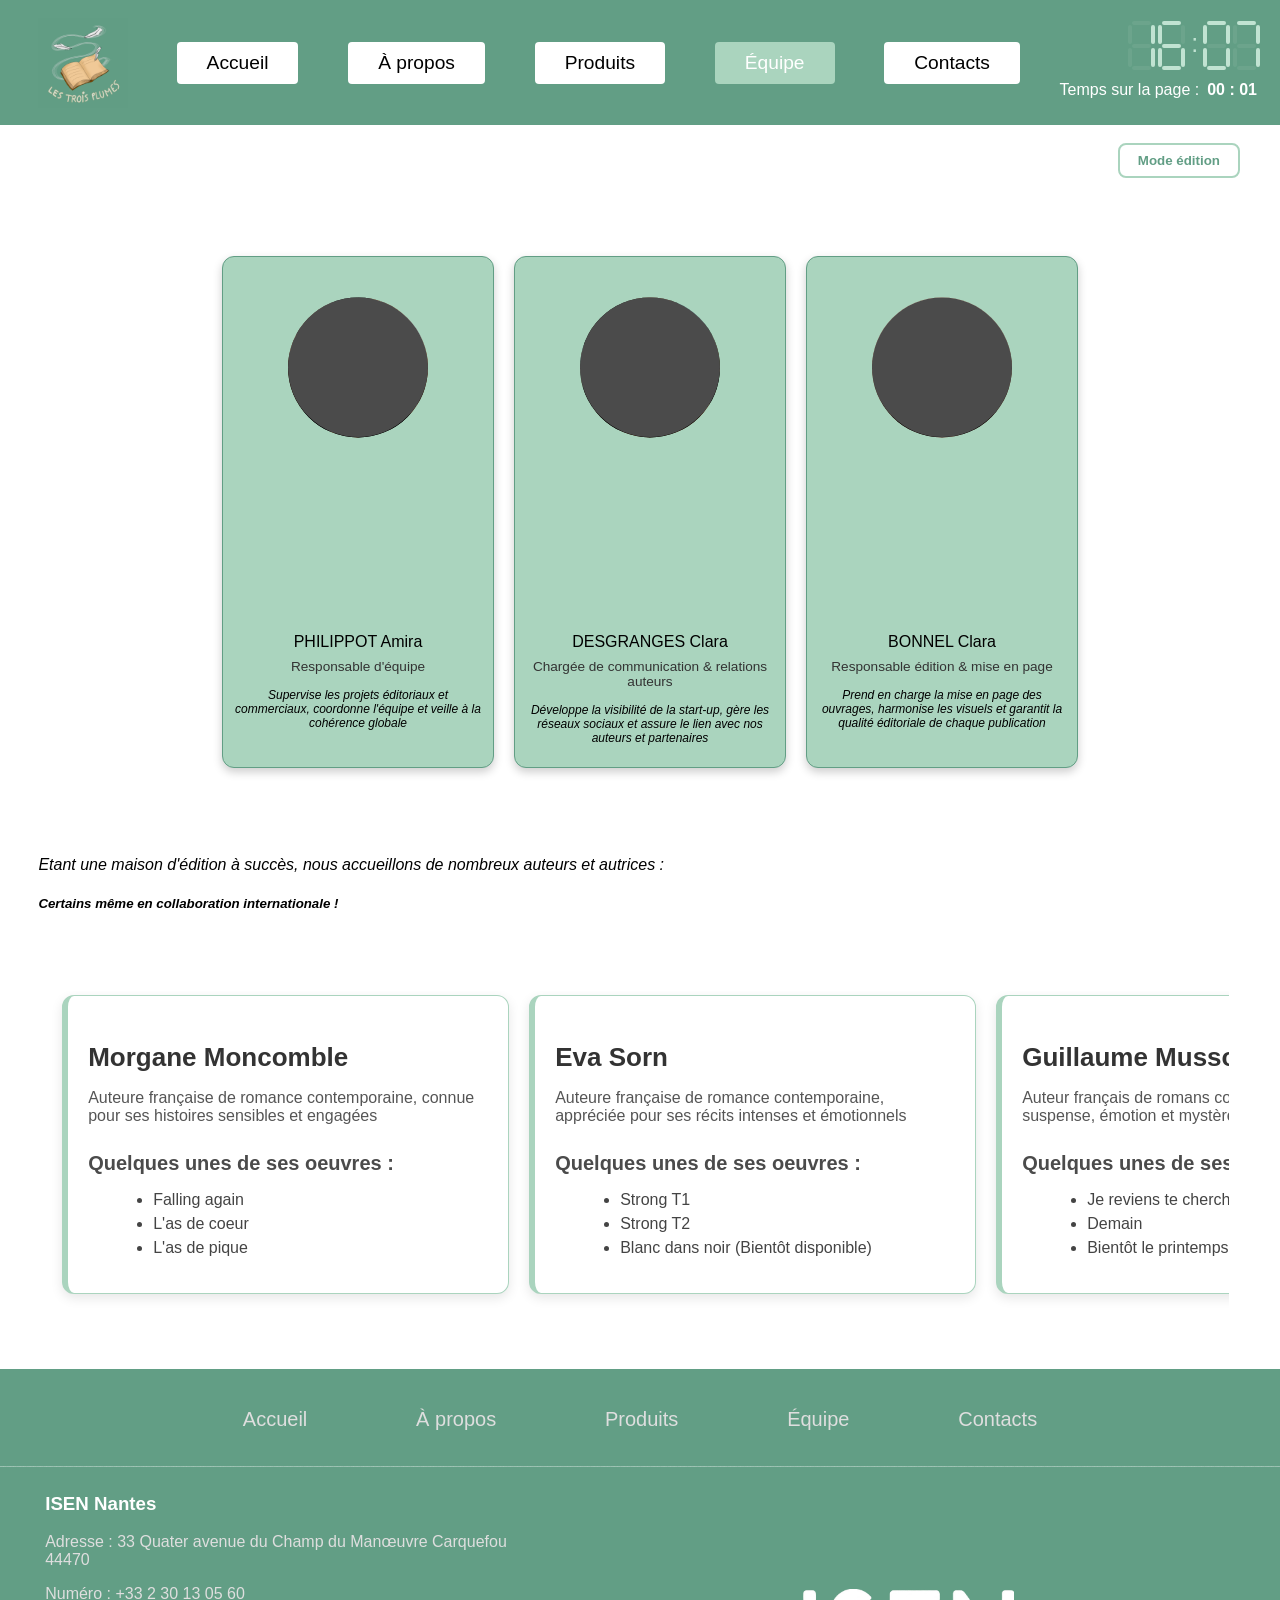
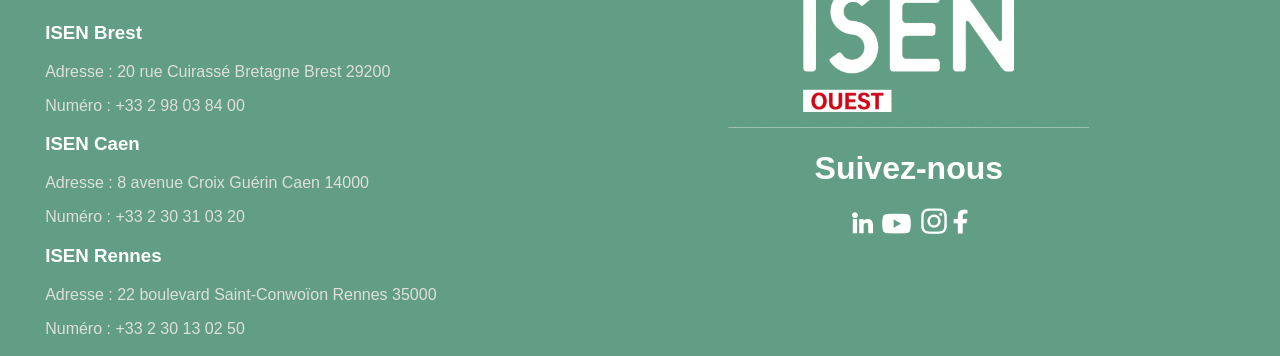
<file: presentation/presentation.html>
<!DOCTYPE html>
<html lang="fr">
    <head>
        <meta charset="UTF-8">
        <meta name="viewport" content="width=device-width, initial-scale=1.0">
        <title>Présentation de l'équipe</title>
        <link id="icon" rel="icon" href="../img/logo1.png">
        <link rel="stylesheet" href="../style.css">
        <link rel="stylesheet" href="presentation.css">
        <script src="../global.js" defer></script>
        <script src="presentation.js" defer></script>
    </head>
    <body>
        <!-------------------------MENU---------------------------------------->
        <nav class="menu-nav">
            <img class="accueil prevention-copie" width="90" src="../img/logo1.png">
            <div class="site">
                <button class="accueil btn-accueil">Accueil</button>
                <button class="a_propos">À propos</button>
                <button class="produit">Produits</button>
                <button class="f-modale presentation">Équipe</button>
                <button class="contact">Contacts</button>
            </div>

            <div class="horaire">
                <div class="heure">
                    <div class="clock">
                        <div id="hours-tens"></div>
                        <div id="hours-units"></div>
                        <div id="colon" class="colon">:</div>
                        <div id="minutes-tens"></div>
                        <div id="minutes-units"></div>
                    </div>
                </div>
                <div class="chrono">
                    <p>Temps sur la page : </p>
                    <p id="chrono">00 : 00</p>
                </div>
            </div>
            
        </nav>

        <br>
        <div class="contenu-page">
            <button class="edition">Mode édition</button>
            <h3 class="edit">Vous êtes dans le mode édition</h3>
            <br><br><br>
            <div class="persos">
                <div class="carte">
                    <canvas class="canva prevention-copie" id="perso1" height="350" width="250"></canvas>
                    <p class="texte">PHILIPPOT Amira</p>
                    <p class="texte role">Responsable d'équipe</p>
                    <p class="texte description">Supervise les projets éditoriaux et commerciaux, coordonne l'équipe et veille à la cohérence globale</p>
                </div>
                <div class="carte ">
                    <canvas class="canva prevention-copie" id="perso2" height="350" width="250"></canvas>
                    <p class="texte">DESGRANGES Clara</p>
                    <p class="texte role">Chargée de communication & relations auteurs</p>
                    <p class="texte description">Développe la visibilité de la start-up, gère les réseaux sociaux et assure le lien avec nos auteurs et partenaires</p>
                </div>
                <div class="carte">
                    <canvas class="canva prevention-copie" id="perso3" height="350" width="250"></canvas>
                    <p class="texte">BONNEL Clara</p>
                    <p class="texte role">Responsable édition & mise en page</p>
                    <p class="texte description">Prend en charge la mise en page des ouvrages, harmonise les visuels et garantit la qualité éditoriale de chaque publication</p>
                </div>                 
            </div>
            
            <div id="modal-carte" class="modal-arr-plan">
                <div class="modal-contenu">
                    <h3 id="modal-carte-nom"></h3>
                    <p id="modal-carte-role"></p>
                    <p id="modal-carte-description"></p>
                    <br>
                    <button id="btn-fermer-carte" class="annuler">Fermer</button>
                </div>
            </div>

            <br><br>
            <button class="addMember">Ajouter un membre</button>
        </div>
        <br><br>
        <p class="texte-site">Etant une maison d'édition à succès, nous accueillons de nombreux auteurs et autrices : </p>
        <h5 class="texte-site">Certains même en collaboration internationale !</h5>

        <!--MES AUTEURS-->
        <div class="actions-auteurs">
            <button class="addAuteur">Ajouter un auteur</button>
        </div>

        <div class="auteurs">
            <div class="auteur" id="auteur1">
                <h3 class="texte nom-auteur">Morgane Moncomble</h3>
                <p class="texte biographie">Auteure française de romance contemporaine, connue pour ses histoires sensibles et engagées</p>
                <h4 class="texte oeuvre">Quelques unes de ses oeuvres :</h4>
                <ul class="texte liste-oeuvres">
                    <li>Falling again</li>
                    <li>L'as de coeur</li>
                    <li>L'as de pique</li>
                </ul>

                <button class="supprimerAuteur"></button>
            </div>
            <div class="auteur">
                <h3 class="texte nom-auteur">Eva Sorn</h3>
                <p class="texte biographie">Auteure française de romance contemporaine, appréciée pour ses récits intenses et émotionnels</p>
                <h4 class="texte oeuvre">Quelques unes de ses oeuvres :</h4>
                <ul class="texte liste-oeuvres">
                    <li>Strong T1</li>
                    <li>Strong T2</li>
                    <li>Blanc dans noir (Bientôt disponible)</li>
                </ul>

                <button class="supprimerAuteur"></button>
            </div>
            <div class="auteur">
                <h3 class="texte nom-auteur">Guillaume Musso</h3>
                <p class="texte biographie">Auteur français de romans contemporains mêlant suspense, émotion et mystère</p>
                <h4 class="texte oeuvre">Quelques unes de ses oeuvres :</h4>
                <ul class="texte liste-oeuvres">
                    <li>Je reviens te chercher</li>
                    <li>Demain</li>
                    <li>Bientôt le printemps (Bientôt disponible)</li>
                </ul>

                <button class="supprimerAuteur"></button>
            </div>
            <div class="auteur">
                <h3 class="texte nom-auteur">Christelle Dabos</h3>
                <p class="texte biographie">Auteure française de fantasy, célèbre pour son univers riche et poétique</p>
                <h4 class="texte oeuvre">Quelques unes de ses oeuvres :</h4>
                <ul class="texte liste-oeuvres">
                    <li>Le passe miroir T1</li>
                    <li>Le passe miroir T2</li>
                    <li>NOUS (À venir)</li>
                </ul>

                <button class="supprimerAuteur"></button>
            </div>
            <div class="auteur">
                <h3 class="texte nom-auteur">Agatha Christie</h3>
                <p class="texte biographie">Auteure britannique de romans policiers, considérée comme la reine du crime et du suspence</p>
                <h4 class="texte oeuvre">Quelques unes de ses oeuvres :</h4>
                <ul class="texte liste-oeuvres">
                    <li>Ils étaient dix</li>
                    <li>Mort sur le Nil</li>
                    <li>Agatha à la campagne (À venir)</li>
                </ul>

                <button class="supprimerAuteur"></button>
            </div>
            <div class="auteur">
                <h3 class="texte nom-auteur">Yusei Matsui</h3>
                <p class="texte biographie">Mangaka japonais reconnu pour ses séries mêlant humour, action et tension dramatique</p>
                <h4 class="texte oeuvre">Quelques unes de ses oeuvres :</h4>
                <ul class="texte liste-oeuvres">
                    <li>Assassination Classroom</li>
                    <li>Koro Quest ! (Bientôt disponible)</li>
                    <li>The Elusive Samurai (Bientôt disponible)</li>
                </ul>

                <button class="supprimerAuteur"></button>
            </div>
            <div class="auteur">
                <h3 class="texte nom-auteur">Suzanne Collins</h3>
                <p class="texte biographie">Auteure américaine de dystopie, mondialement connue pour la saga Hunger Games</p>
                <h4 class="texte oeuvre">Quelques unes de ses oeuvres :</h4>
                <ul class="texte liste-oeuvres">
                    <li>Hunger Games T1</li>
                    <li>Hunger Games T2</li>
                    <li>Hunger Games T3</li>
                </ul>

                <button class="supprimerAuteur"></button>
            </div>
        </div>

        <!-----------------MODALES------------------->

        <div id="modal-utilisateur" class="modal-arr-plan">
            <div class="modal-contenu">
                <h3>Validation du nom d'utilisateur</h3>
                <input type="text" id="utilisateur" class="champ" placeholder="Entrez votre nom d'utilisateur">
                <p id="texteUtil"></p>
                <br>
                <button id="btn-verifier" class="valider">Valider</button>
                <button id="btn-annul" class="annuler">Annuler</button>
            </div>
        </div>

        <div id="modal-password" class="modal-arr-plan">
            <div class="modal-contenu">
                <h3>Validation du mot de passe</h3>
                <input type="text" id="password" class="champ" placeholder="Entrez votre mot de passe">
                <p id="textePwd"></p>
                <br>
                <button id="btn-verif" class="valider">Valider</button>
                <button id="btn-annulation" class="annuler">Annuler</button>
            </div>
        </div>

        <div id="modal-sortir" class="modal-arr-plan">
            <div class="modal-contenu">
                <h3>Voulez-vous sortir du mode édition ?</h3>
                <button id="btn-sortie" class="valider">Oui</button>
                <button id="btn-nevermind" class="annuler">Annuler</button>
            </div>
        </div>

        <div id="modal-supp" class="modal-arr-plan">
            <div class="modal-contenu">
                <h3>Voulez-vous supprimer ce membre ?</h3>
                <button id="btn-supp" class="valider">Oui</button>
                <button id="btn-no" class="annuler">Annuler</button>
            </div>
        </div>
        
        <!-------------------------FOOTER---------------------------------------->
        <footer class="pied-de-page">

            <nav class="footer-nav">
                <ul>
                    <li><button class="accueil btn">Accueil</button></li> 
                    <li><button class="a_propos btn">À propos</button></li>
                    <li><button class="produit btn">Produits</button></li>
                    <li><button class="btn f-modale">Équipe</button></li>
                    <li><button class="contact btn">Contacts</button></li>
                </ul>
            </nav>

            <div id="modal-tete" class="modal-arr-plan">
                <div class="modal-contenu">
                    <h3>Voulez-vous accéder à la présentation de l'équipe ?</h3>
                    <button id="btn-oui" class="presentation btn-ouinon">Oui</button>
                    <button id="btn-non" class="btn-ouinon">Non</button>
                </div>
            </div>

            <p class="trait">[base64]</p>
            
            <table class="tableau">
                <tr>
                    <td class="gauche">
                        <div class="adresse-numero">
                            <h3>ISEN Nantes</h3>
                            <p>Adresse : <a class="adresse" target="_blank" href="https://www.google.com/maps/place/ISEN+Ouest+-+Campus+de+Nantes/@47.2753169,-1.5081572,1011m/data=!3m1!1e3!4m6!3m5!1s0x4805efdb748453c7:0xf9cb0e917832eb00!8m2!3d47.2748664!4d-1.5050521!16s%2Fg%2F11c808d21t?entry=ttu&g_ep=EgoyMDI2MDQwMS4wIKXMDSoASAFQAw%3D%3D">33 Quater avenue du Champ du Manœuvre Carquefou 44470</a></p>
                            <p class="numero">Numéro : +33 2 30 13 05 60</p>

                            <h3>ISEN Brest</h3>
                            <p>Adresse : <a class="adresse" target="_blank" href="https://www.google.com/maps/place/ISEN+Ouest+-+Campus+de+Brest/@48.4070352,-4.4977353,501m/data=!3m1!1e3!4m14!1m7!3m6!1s0x4816bbf230f791a7:0xc5ac9be0d1314c13!2sISEN+Ouest+-+Campus+de+Brest!8m2!3d48.4070554!4d-4.495554!16s%2Fg%2F1wk6z51y!3m5!1s0x4816bbf230f791a7:0xc5ac9be0d1314c13!8m2!3d48.4070554!4d-4.495554!16s%2Fg%2F1wk6z51y?entry=ttu&g_ep=EgoyMDI2MDQwMS4wIKXMDSoASAFQAw%3D%3D">20 rue Cuirassé Bretagne Brest 29200</a></p>
                            <p class="numero">Numéro : +33 2 98 03 84 00</p>

                            <h3>ISEN Caen</h3>
                            <p>Adresse : <a class="adresse" target="_blank" href="https://www.google.com/maps/place/8+Av.+Croix+Gu%C3%A9rin,+14000+Caen/@49.1894191,-0.357811,629m/data=!3m1!1e3!4m6!3m5!1s0x480a42a4580dfe0d:0xf30aa984549cfa0!8m2!3d49.1892504!4d-0.3553326!16s%2Fg%2F11crs6ngyc?entry=ttu&g_ep=EgoyMDI2MDQwMS4wIKXMDSoASAFQAw%3D%3D">8 avenue Croix Guérin Caen 14000</a></p>
                            <p class="numero">Numéro : +33 2 30 31 03 20</p>
                            
                            <h3>ISEN Rennes</h3>
                            <p>Adresse : <a class="adresse" target="_blank" href="https://www.google.com/maps/place/ISEN+Rennes/@48.1038979,-1.691041,504m/data=!3m1!1e3!4m6!3m5!1s0x480edec377e31977:0xd0e42980edd9ebd3!8m2!3d48.1035791!4d-1.6888523!16s%2Fg%2F11dyyn059q?entry=ttu&g_ep=EgoyMDI2MDQwMS4wIKXMDSoASAFQAw%3D%3D">22 boulevard Saint-Conwoïon Rennes 35000</a></p>
                            <p class="numero">Numéro : +33 2 30 13 02 50</p>
                        </div>
                    </td>

                    <td class="droite">
                        <a href="https://isen-ouest.fr/" target="_blank"><img src="../img/isen.png" class="prevention-copie" width="30%"></a>
                        <p class="trait">____________________________________________________________________________________________________________</p>
                        <h1>Suivez-nous</h1>
                        <a href="https://fr.linkedin.com/company/isen-yncrea-ouest" target="_blank"><img src="../img/linkedin.png" class="prevention-copie" width="25px"></a>
                        <a href="https://www.youtube.com/ISENOuest" target="_blank"><img src="../img/youtube.png" class="prevention-copie" width="35px"></a>
                        <a href="https://www.instagram.com/isennantes/" target="_blank"><img src="../img/instagram.png" class="prevention-copie" width="30px"></a>
                        <a href="https://www.facebook.com/ISEN.Ouest/" target="_blank"><img src="../img/facebook.png" class="prevention-copie" width="15px"></a>
                    </td>
                </tr>
            </table>

            <div id="modal-numero" class="modal-arr-plan">
                <div class="modal-contenu">
                    <h3>Validation de l'appel</h3>
                    <p id="texteAppel"></p>
                    <input type="text" id="validation" placeholder="+33 X XX XX XX XX">
                    <br>
                    <button id="btn-valider">Valider</button>
                    <button id="btn-annuler">Annuler</button>
                </div>
            </div>

        </footer>
    </body>
</html>
</file>
<file: style.css>
html, body {
    overflow-x: hidden;
    max-width: 100%;
}

html{
    margin: 0;
    padding: 0;
}

body{
    margin: 0;
    padding: 0;
    width: 100%;
    background-color: white;
    font-family: Arial, Helvetica, sans-serif;
}

.contenu-page{
    padding-top: 0;
    padding-left: 20px;
}


.loader{
    cursor: wait;
}

/*-----MENU-----*/
.menu-nav img{
    padding-right: 2%;
    padding-left: 1%;
    margin-left: 2%;
}

.site {
    width : 100%;
}

.menu-nav {
    position: fixed;
    top: 0; /*figer en haut de l'écran*/
    display: flex; /*mettre sur la meme ligne*/
    padding: 10px 0px;
    background-color : #629e85;
    align-items: center;
    width: 100%;
}

.menu-nav button{
    font-size: 120%;
    display: inline-block; /*mets que le contenu du bouton*/
    margin: 2.5%;
    padding: 10px 30px;
    margin-top: 1%;
    margin-bottom: 1%;
    flex-wrap: wrap;
    justify-content: space-around;
    border-radius: 4px;
    border : none;  
    background-color: rgb(255, 255, 255);
}
 
.menu-nav button:hover{
    background-color: #aad4be;
    color: white;
}
/*--------------*/

/*------HORLOGE + CHRONOMÈTRE------*/
.horaire{
    display: flex;
    flex-direction: column;
    margin-right: 1%;
    flex-grow: 1;
    color: white;
    min-width: fit-content;
    margin-top: 10px;
}

.heure{
    display: flex;
    flex-direction: row;
    align-items: right;
    margin-right: 1px;
    gap: 15px;
    width: 100%;
}

.chrono{
    display: flex;
    justify-content: flex-end;
    align-items: center;
    gap: 8px;
    margin-top: 0px;
    white-space: nowrap;
}

#chrono{
    font-weight: bold;
    min-width: 60px;
}

.segment0 { left: 5px; top: 1.25px; width: 15px; height: 0px; }
.segment1 { left: 1.25px; top: 5px; width: 0px; height: 15px; }
.segment2 { left: 23.75px; top: 5px; width: 0px; height: 15px; }
.segment3 { left: 5px; top: 23.75px; width: 15px; height: 0px; }
.segment4 { left: 1.25px; top: 27.5px; width: 0px; height: 15px; }
.segment5 { left: 23.75px; top: 27.5px; width: 0px; height: 15px; }
.segment6 { left: 5px; top: 46.25px; width: 15px; height: 0px; }

.led {
    position: absolute;
    border-radius: 10px 10px 10px 10px;
    height : 10px;
    width : 10px;
}

.segment {
    position: absolute;
    border-radius: 10px;
    border: 2px solid #c1e3d2;
    transition: all 0.2s linear;
    
}

.clock > div {
    list-style: none;
    display: inline-block;
    position: relative;
    margin: 0;
    padding: 0;
    width: 30px;
    height: 70px;
    margin-top: 30px;
}

.clock > .colon {
    font-size: 25px;
    width: 15px;
    text-align: center;
    line-height: 1;
    display: flex;
    align-items: center;
    justify-content: center;
    color: #c1e3d2;
    transform: translateY(-12px);

}

.clock{
    align-items: center;
    display: flex; 
    height: 40px;
    margin-bottom: 5px;
    margin-left: auto;
    margin-right: 5px;
}

.off {
    transition: all 0.2s linear;
    opacity: 0.1;
}
/*--------------------------------*/

/*-----------FENETRE MODALE--------------*/
.modal-arr-plan {
    position: fixed;
    top: 0; 
    left: 0; 
    width: 100%; 
    height: 100%;
    background: rgba(0, 0, 0, 0.4); 
    justify-content: center;
    align-items: flex-start; 
    padding-top: 40px; 
    z-index: 9999;
    display: none;
}

.modal-contenu {
    background: white;
    width: 90%;
    max-width: 450px;
    padding: 20px;
    border-radius: 10px; 
    box-shadow: 0 5px 20px rgba(0,0,0,0.3);
    text-align: center;
    color : black;
    font-family: Arial, Helvetica, sans-serif;
    font-size: 15px;
}

.btn-ouinon {
    background-color: #629E85;
    margin : 8px;
    padding: 8px 10px;
    color: white;
    border-radius: 4px;
    border: none;
}

.btn-ouinon:hover{
    text-decoration: none;
    cursor : pointer;
    background-color: #AAD4BE ;
}

#btn-valider{
    text-decoration: none;
    background-color: #629E85;
    color: white;
    border : none;
    border-radius: 4px;
    margin : 8px;
    margin-top: 16px;
    padding: 6px 8px;
    font-family: Arial, Helvetica, sans-serif;
}

#btn-valider:hover{
    text-decoration: none;
    background-color: #AAD4BE;
}

#btn-annuler{
    text-decoration: none;
    background-color: #98c9b5;
    color: white;
    border : none;
    border-radius: 4px;
    margin : 8px;
    margin-top: 16px;
    padding: 6px 8px;
    font-family: Arial, Helvetica, sans-serif;
}

#btn-annuler:hover{
    text-decoration: none;
    background-color: #AAD4BE;
}

/*-----------FOOTER--------------*/

.pied-de-page{
    background-color: #629E85;
    color : white;
    margin-top: 20px;
    padding-top: 1px;
    padding-bottom: 1px;
    width: 100%;
    height: auto;
}

/*barre de navigation*/
.footer-nav ul{
    list-style-type: none;
    justify-content: center;
    display: flex;
    padding: 0;
    width: 100%;
    gap : 6%;
}

.footer-nav a{
    text-decoration: none;
    color: #DEDEDE;
    font-size: 20px;
}

.footer-nav a:hover{
    color: white;
    text-decoration: underline; 
}

.pied-de-page .btn{
    border-radius: 4px;
    border: none;
    text-decoration: none;
    margin : 8px;
    margin-top: 16px;
    padding: 6px 8px;
    font-family: Arial, Helvetica, sans-serif;
    color : #DEDEDE;
    background-color: transparent;
    font-size: 20px;
}

.pied-de-page .btn:hover{
    text-decoration: none;
    cursor : pointer;
    color : white;
}

/*pour la partie adresse - numéro*/
.adresse-numero{
    margin-left: 3%;
    overflow: hidden;
}

.adresse-numero p{
    color : #DEDEDE;
}

.adresse-numero p:hover{
    color:white;
}

.adresse{
    color:#DEDEDE;
    text-decoration: none;
}

.adresse:hover{
    color:white;
    text-decoration: underline;
}

#validation{
    font-family: Arial, Helvetica, sans-serif;
    border-radius: 3px;
    border : 1px solid darkgray;
    outline: none;
    width : 140px;
}

#validation::placeholder{
    text-align: center;
}

.trait{
    font-size: 6px;
    color: white;
}

.tableau{
    width: 100%;
    border-collapse: collapse;
}

.gauche{
    width: 42% !important;
    vertical-align: top;
    padding-left: 30px;
    height: auto;
}

.droite{
    width: 58% !important;
    vertical-align: middle;
    text-align: center;
    padding: 20px;  
    height: auto;
}
</file>
<file: a_propos/a_propos.css>
.menu-nav .a_propos{
    background-color: #aad4be;
    color : white;
}

.menu-nav {
    top: 0;
    left: 0;
    width: 100%;
    z-index: 9999; /*pour etre sur que rien ne passe sur la barre de navigation*/
}

#adresse {
    color: #629E85;
    text-decoration: none;
}
#adresse:hover{
    text-decoration: underline;
}

h1, h2, h4 {
    padding: 13px;
    font-family: 'Lucida Sans', 'Lucida Sans Regular', 'Lucida Grande', 'Lucida Sans Unicode', Geneva, Verdana, sans-serif;
}

h5 {
    padding-left: 13px;
}

h4 {
    margin: 0px 100px;
    font-style: italic;
}

h1, h4 {
    text-align: center;
}

.contenu-page{
    padding-left: 0;
}

.mission-header{
    display: flex;
    align-items: center;
    gap: 10px;
    margin-left: 20px;
}
.img-mission {
    border-radius: 50%;
}

/*------------- CONFIGURATION MODAL -------------*/

/*boutons mission*/
.bouton-modal {
    padding: 10px 10px;
    margin: 20px;
    border: none;
    background: none;
    font-size: 25px;
    display: inline-block;
    cursor: pointer;
}

/*texte affiché en entier sur le site*/
.texte {
    margin-left: 20px;
}

/*qui comprend la zone grisée + la fenetre modale*/
.contenu-modal {
    visibility: hidden; /*on ne veut pas le montrer au tout début*/
    position: fixed;
    top: 0;
    width: 100%;
    height: 100%;
    transition: visibility 0.4s; /*permettra de faire une animation fluide*/
}
.contenu-modal.active { /*permettra de le montrer avec le js quand on appuiera sur le bouton*/
    visibility: visible;
}

/*zone grisée en fond*/
.arriere-plan-modal {
    opacity: 0;
    position: absolute;
    padding: 0;
    width: 100%;
    height: 100%;
    background: #333333d3; /*d3 pour régler l'opacité*/
    transition: opacity 0.4s;
}
.contenu-modal.active .arriere-plan-modal {
    opacity: 1;
}

/*la nouvelle fenetre placée au centre*/
.modal {
    opacity: 0;
    width: 90%;
    max-width: 500px;
    padding: 30px;
    background: white;
    border-radius: 5px;
    position: absolute;
    top: 40%;
    left: 50%;
    transform: translate(-50%, -50%); /*permet de grader le modal centré*/
    transition: opacity 0.4s;
}
.contenu-modal.active .modal {
    opacity: 1;
}

.modal h3 {
    margin-bottom: 10px;
    font-family: 'Courier New', Courier, monospace;
    font-weight: 500; /*pour l'affiner*/
}


.modal p {
    margin-top: 10px;
    margin-bottom: 10px;
}

/*image dans la fenetre modale*/
.image{
    border-radius: 20%;
}

/*------------- FRISE CHRONOLOGIQUE -------------*/

.frise {
    margin: 40px auto;
    width: 80%;
    border-left: 3px solid #aad4be;
    padding-left: 30px;
}

.etape {
    position: relative;
    margin-bottom: 40px;
}

.etape .point {
    width: 15px;
    height: 15px;
    background: #aad4be;
    border-radius: 50%; /*pour faire un cercle*/
    position: absolute;
    left: -38.5px;
    top: 5px;
}

.etape h3 {
    margin: 0;
    font-size: 18px;
    color: #629E85;
}

.etape p {
    margin: 5px 0 0;
}

#txt-vision{
    text-align: left;
    font-style: normal;
    padding-left: 0px;
    margin-left: 20px;
    padding-top: 0;
}
</file>
<file: accueil/accueil.css>
@font-face{
    font-family: "Banda";
    src: url(../font/BandaRegular.ttf.woff);
}

@font-face {
    font-family: "Playwrite Norge";
    src: url(../font/Playwrite_NO/PlaywriteNO-VariableFont_wght.ttf);
}

.menu-nav .btn-accueil{
    background-color: #aad4be;
    color : white;
}

.menu-nav {
    top: 0;
    left: 0;
    width: 100%;
    z-index: 9999; /*pour etre sur que rien ne passe sur la barre de navigation*/
}

.contenu-page{
    padding-left: 0;
}

/*-----BANNIÈRE-----*/
.banniere{
    opacity: 10.5;
}

#banniere{
    background-image: url(img/bann5.jpg);
    height: 452px;
}

#txt-bann{
    color: white;
    text-align: center;
    margin-top: 30px;
    font-size: 50px;
    font-family: "Banda";
    margin-bottom: 0px;
}

#txt2-bann{
    font-size: 13px;
    color: white;
    font-family: "Banda";
    text-align: center;
    margin-top: 0px;
    margin-bottom: 50px;
}

#img-bann{
    padding-top: 45px;
    display: block;
    margin: auto;
}

.zoom{
    transform: scale(2);
}

#btn-bann{
    background: transparent;
    border-color: white;
    border-radius: 4px;
    display: block;
    margin: auto;
    color: white;
    padding: 10px;
    font-size: 17px;
    border: solid;
}

#btn-bann:hover{
    border-color: #aad4be;
    color: #aad4be;
    cursor: pointer;
    border : solid;
}
/*------------------*/


/*-----slogan-----*/
#slogan{
    white-space: nowrap;
    padding-right: 10px;
    padding-left: 12px;
    font-size: 25px;
    color: #629e85;
    font-family: "Playwrite Norge";
}

#div-slogan{
    display: flex;
    width: 100%;
    height: 50px;
    padding-top: 15px;
}

.spacer {
    flex-grow: 1; /*Aligné au centre par défaut*/
    transition: flex-grow 1.5s ease-in-out;
}

#div-slogan.right .left-spacer{
    flex-grow: 1;
}
#div-slogan.right .right-spacer{
    flex-grow: 0;
}

#div-slogan.left .left-spacer{
    flex-grow: 0;
}
#div-slogan.left .right-spacer{
    flex-grow: 1;
}
/*----------------*/


/*-----PRESENTATION-----*/
#div-presentation{
    display: flex;
    flex-direction: row;
    gap: 10px;
}

#titre-presentation{
    margin-top: 15px;
}

#txt-presentation{
    display: block;
    width: 945px;
    word-break: break-word;
    margin-left: 25px;
    margin-right: auto;
}

#txt-presentation p{
    margin-top: 0px;
    font-size: 17px;
}

#txt-presentation button{
    font-size: 15px;
    background-color: transparent;
    color: #629e85;
    border: 2px solid #aad4be;
    border-radius: 4px;
    padding: 8px 13px;
}

#txt-presentation button:hover{
    background-color: #aad4be;
    color: white;
}

#video-presentation{
    margin-right: 25px;
    margin-left: auto;
}
/*----------------------*/

#titre-presentation, #titre-actualites{
    background-color: #aad4be;
    text-align: center;
    font-size: 24px;
    color: white;
    padding: 10px;
}

/*-----ACTUALITÉS-----*/
#actualites{
    display: flex;
    justify-content: center;
    gap : 20px;
    margin-left: 15px;
    margin-right: 15px;
}

.actu{
    border : 1px solid #aad4be;
    border-radius: 5px;
    width: 200px;
    height: 240px;
    text-align: center;
    padding: 6px;
    box-shadow: 0 4px 10px rgba(0,0,0,0.08);
}

.actu:hover{
    transform: scale(1.04);
}

#titre-actualites{
    margin-top: 0px;
}

.nom-actualite{
    color: #629e85;
}

.description{
    line-height: 22px;
}

.publiee{
    color: #629e85;
    font-size: 12px;
    text-align: right;
}

/*Si le texte fait 4 lignes*/
.p1{ 
    margin-top: 66px;
    margin-right: 5px;
}

.d1{
    margin-top: 35px;
}

/*Si le texte fait 5 lignes*/
.p2{ 
    margin-top: 52px;
    margin-right: 5px;
}

.d2{ 
    margin-top: 27px;
}
/*--------------------*/
</file>
<file: contact/contact.css>
.menu-nav .contact{
    background-color: #aad4be;
    color : white;
}

.contenu-page{
    padding-bottom: 20px;
}

/*-----FORMULAIRE-----*/
.div-formulaire {
    max-width: 600px;
    margin: 20px auto;
    background: white;
    padding: 20px;
    border-radius: 8px;
}

.saisie {
    margin-bottom: 15px;
}

.message-erreur {
    color: #629e85;
    font-size: 0.85em;
    margin-top: 5px;
    margin-bottom: 10px;
    display: none; 
}

input, textarea {
    width: 100%;
    padding: 10px;
    border: 1px solid #ccc;
    border-radius: 4px;
}

textarea {
    max-height: 400px;
    min-height: 17px;
    max-width: 600px;
    min-width: 600px;
}

#btn-envoyer {
    padding: 10px 25px;
    color: white;
    border: none;
    border-radius: 4px;
    font-weight: bold;
    float: right;
    transition: background-color 0.3s;
}
/*--------------------*/

/*-----FENÊTRE MODALE-----*/
.choix-jeu {
    display: flex;
    justify-content: center;
    gap: 15px;
    margin-top: 20px;
}

#resultat-combat, #messages{
    margin-top: 15px; 
    font-weight: bold;
}

.modale{
    max-width: 600px;
}
/*------------------------*/
</file>
<file: presentation/presentation.css>
.menu-nav .presentation{
    background-color: #aad4be;
    color : white;
}

.menu-nav {
    top: 0;
    left: 0;
    width: 100%;
    z-index: 9999; /*pour etre sur que rien ne passe sur la barre de navigation*/
}

/*aesthétique boutons et cartes*/

.edition {
    position: absolute;
    background-color: #fffffff9;
    color : #629e85;
    border: 2px solid #aad4be;
    padding: 8px 18px;
    right: 40px;
    border-radius: 8px;
    font-weight: bold;
    cursor: pointer;
    transition: 0.3s;
}
.edition:hover{
    background-color: #aad4be;
    color: white;
}
.edition.active {
    background-color: #aad4be;
    border: 2px solid #aad4be;
    color: white;
}
.edition.active:hover {
    background-color: #629e85;
    color: white;
}

.addMember {
    background-color: #aad4be;
    color: white;
    border: none;
    padding: 10px 18px;
    border-radius: 8px;
    cursor: pointer;
    font-weight: bold;
    transition: 0.3s;
}
.addMember:hover {
    background-color: #629e85;
}

/*Aesthétique carte*/
.carte{
    justify-content: center;
    border: 1px solid #629e85;
    border-radius: 12px;
    padding: 10px;
    width: 250px;
    text-align: center;
    box-shadow: 0 4px 10px rgba(0, 0, 0, 0.2);;
    background-color: #aad4be;
}

.role {
    font-size: 0.85rem;
    color: #333333;
    margin-top: -8px;
    text-align: center;
}

.description {
    font-size: 0.75rem;
    margin-top: 4px;
    text-align: center;
    font-style: italic;
}

/*---------BOUTON MODALE ET CHAMP MODAL----------*/

.valider, .annuler {
    padding: 10px 15px;
    border-radius: 8px;
    border: none;
    font-weight: bold;
    cursor: pointer;
    transition: 0.3s;
    font-size: 0.9rem;
    background-color: #aad4be;
    color: white;
}

.valider {
    margin-right: 10px;
    background-color: #aad4be;
    color: white;
}
.valider:hover, .annuler:hover{
    background-color: #629e85;
}

.champ {
    margin-top: 2px;
    border: 1px solid #646464;
    background-color: white;
    padding: 8px 30px;
    border-radius: 8px;
}

/*--------------------------------*/

.edit{
    text-align: center;
    opacity: 0;
}
.edit.active{
    opacity: 1;
    
}

.supprimer{
    border: none;
    position: relative;
    right: -100px;
    background-color: transparent;
    background-image: url("img/poubelles-noires-fermees.png");
    background-size: 25px;
    width: 25px;
    height: 25px;
}
.supprimer:hover{
    background-image: url("img/poubelles-noires-ouvertes.png");
}


/*---------------------------------------------------------*/

.texte-site {
    margin-left: 3%;
    font-style: italic;
    box-shadow: #333333;
}

.canva{
    width: 250px;
    height: 350px;
    display: block;
    margin-top: 0 auto;
    margin-bottom: 10px;
}

.persos {
    justify-content: center;
    display: flex;
    gap: 20px;
    flex-wrap: wrap;
}

.cercle{
    background-image: url("img/profil.avif");
    background-size: 153px;
    background-position: center;
    background-position-y: 12%;
    clip-path: circle(70px at 125px 100px);
}

#perso1 {
    background-image: url("img/amira.jpeg");
    background-size: 140px;
    background-position: center;
    background-position-y: 10%;
    clip-path: circle(70px at 125px 100px);
}

#perso2 {
    background-image: url("img/clarad.jpeg");
    background-size: 140px;
    background-position: center;
    background-position-y: 10%;
    clip-path: circle(70px at 125px 100px);
}

#perso3 {
    background-image: url("img/clarab.jpeg");
    background-size: 140px;
    background-position: center;
    background-position-y: 10%;
    clip-path: circle(70px at 125px 100px);
}


button {
    display: inline-block;
}

.edition.active {
    background-color: #aad4be;
    color: white;
    border-color: #629e85;
    border: 2px;
}

.supp {
    border: none;
    padding: 5px;
    cursor: pointer;
    margin-top: 5px;
}

/*---------------------PARTIE AUTEURS--------------------*/

/* Contenue auteur */

.auteurs {
    display: flex;
    flex-wrap: nowrap;
    overflow-x: auto;
    gap: 20px;
    margin-top: 40px;
    margin-left: 3%;
    margin-right: 4%;
}

.auteurs::-webkit-scrollbar{
    height: 0;
}

#auteur1 {
    margin-left: 2%;
}

.auteur {
    width: 400px;
    flex: 0 0 auto; /*empêche la carte de rétrécir*/
    border: 1px solid #aad4be;
    background: white;
    padding: 20px;
    border-radius: 12px;
    margin-top: 4px;
    margin-bottom: 55px;
    box-shadow: 0 4px 12px rgba(0,0,0,0.1);
    border-left: 6px solid #aad4be;
    transition: transform 0.2s;
}
.auteur:hover{
    transform: translateY(-4px);
}

/*Nom de l'auteur*/
.nom-auteur {
    font-size: 26px;
    margin-bottom: 10px;
    color: #333;
}

/*Bio*/
.biographie {
    font-size: 16px;
    margin-bottom: 20px;
    color: #555;
}

/*Titre des oeuvres*/
.oeuvre {
    font-size: 20px;
    margin-bottom: 10px;
    color: #4b4b4b;
}

/*Litse des oeuvres*/
.liste-oeuvres{
    list-style: disc;
    margin-left: 25px;
    color: #444;
}

.liste-oeuvres li{
    margin-bottom: 6px;
}

/*AJOUTER ET SUPPRIMER UN AUTEUR*/
.actions-auteurs {
    width: 100%;
    display: flex;
    justify-content: center;
    margin-top: 40px;
}

.addAuteur.active {
    display: inline-block;
    background-color: #aad4be;
    color: white;
    border: none;
    padding: 10px 18px;
    border-radius: 8px;
    cursor: pointer;
    font-weight: bold;
    transition: 0.3s;
}
.addAuteur:hover {
    background-color: #629e85;
}

.supprimerAuteur, .addAuteur{
    display: none;
}

.supprimerAuteur.active {
    display: inline-block;
    position: relative;
    border: none;
    bottom: -10px;
    left: 380px;
    background-color: transparent;
    background-image: url("img/poubelles-noires-fermees.png");
    background-size: 25px;
    width: 25px;
    height: 25px;
}
.supprimerAuteur.active:hover{
    background-image: url("img/poubelles-noires-ouvertes.png");
}
</file>
